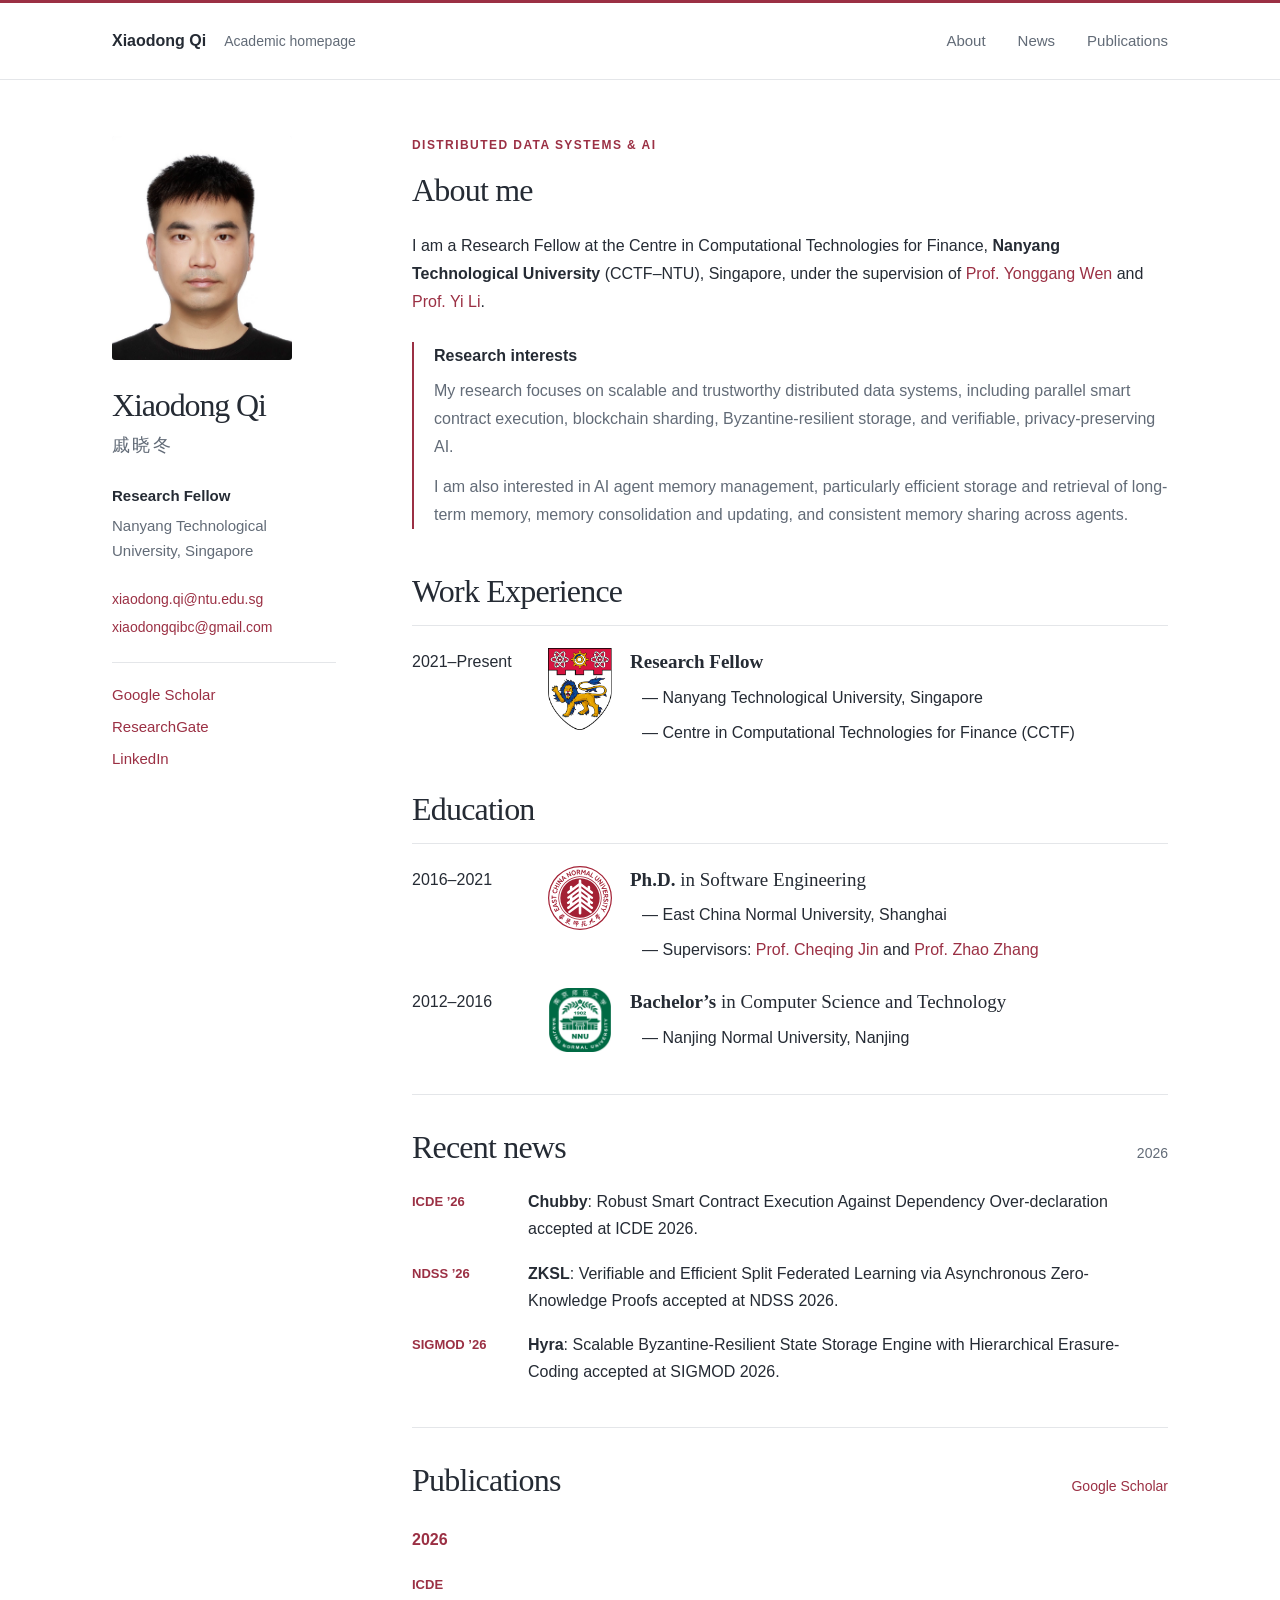
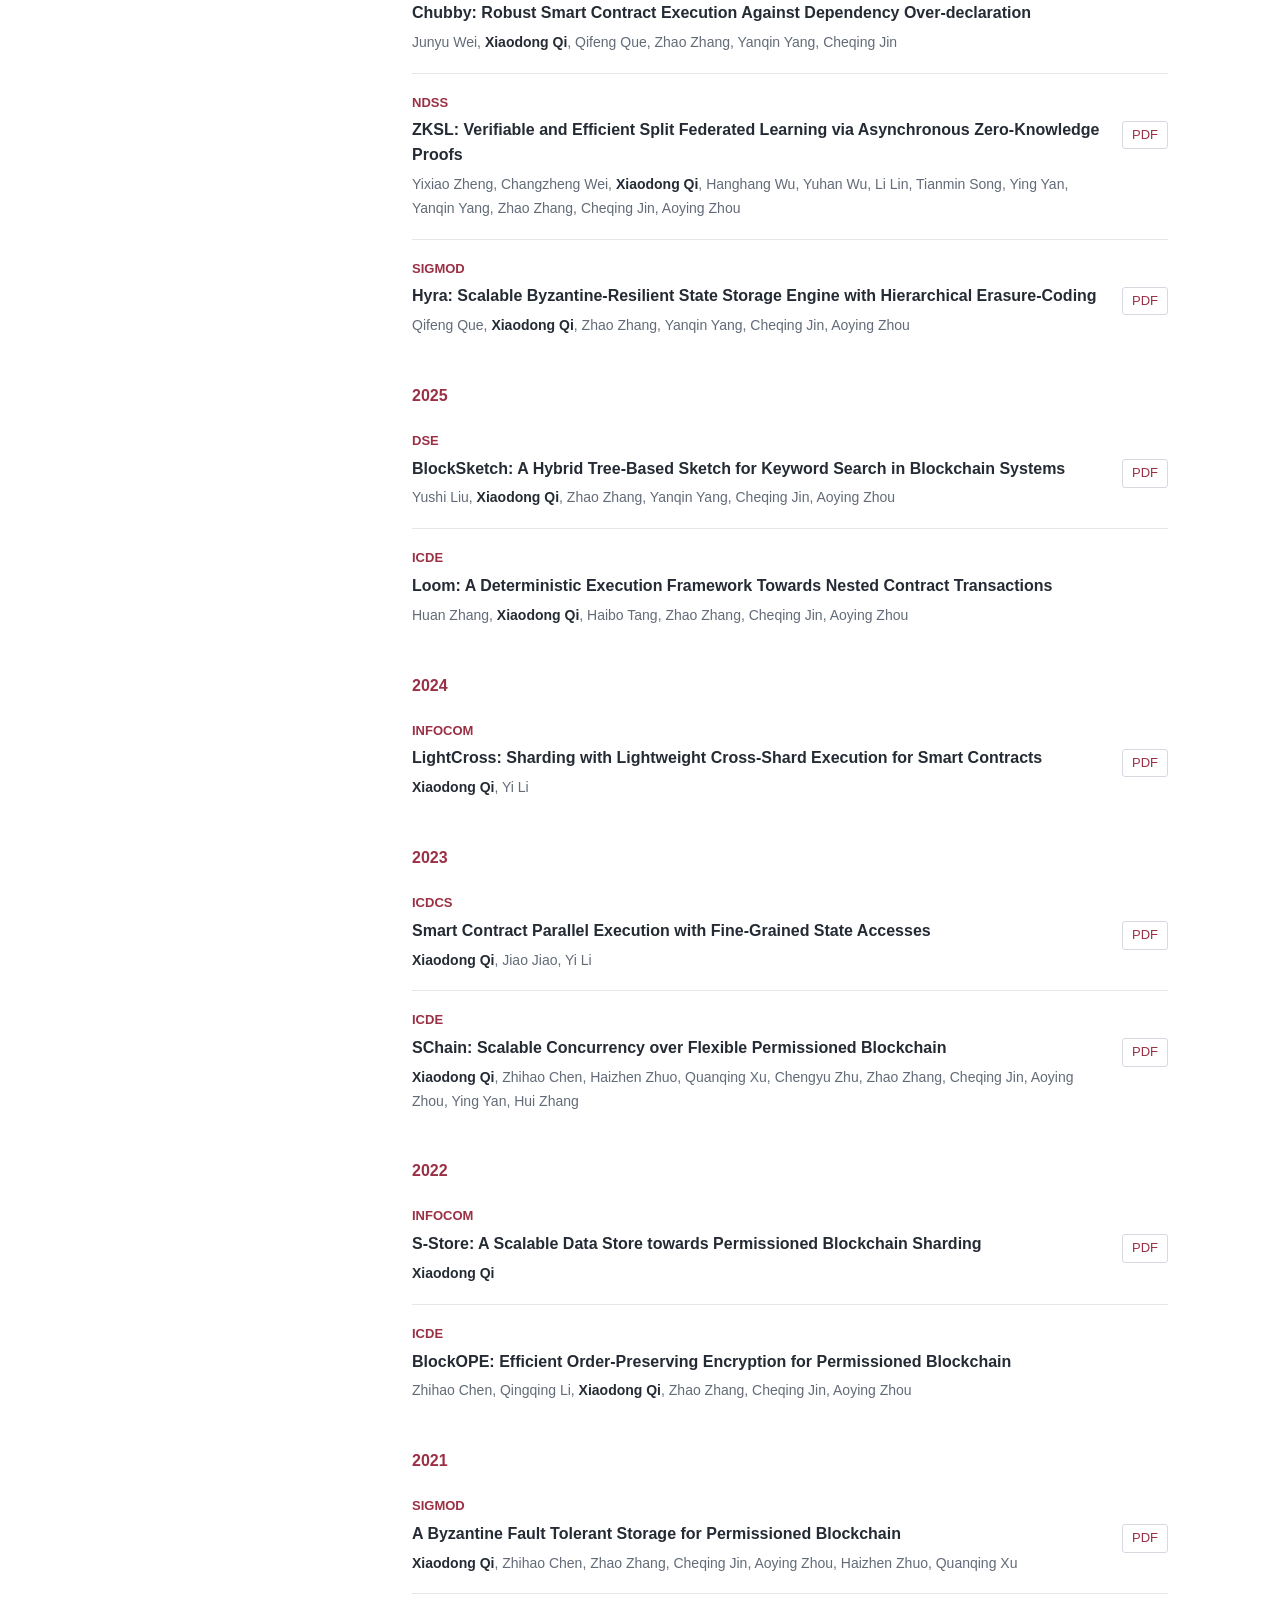
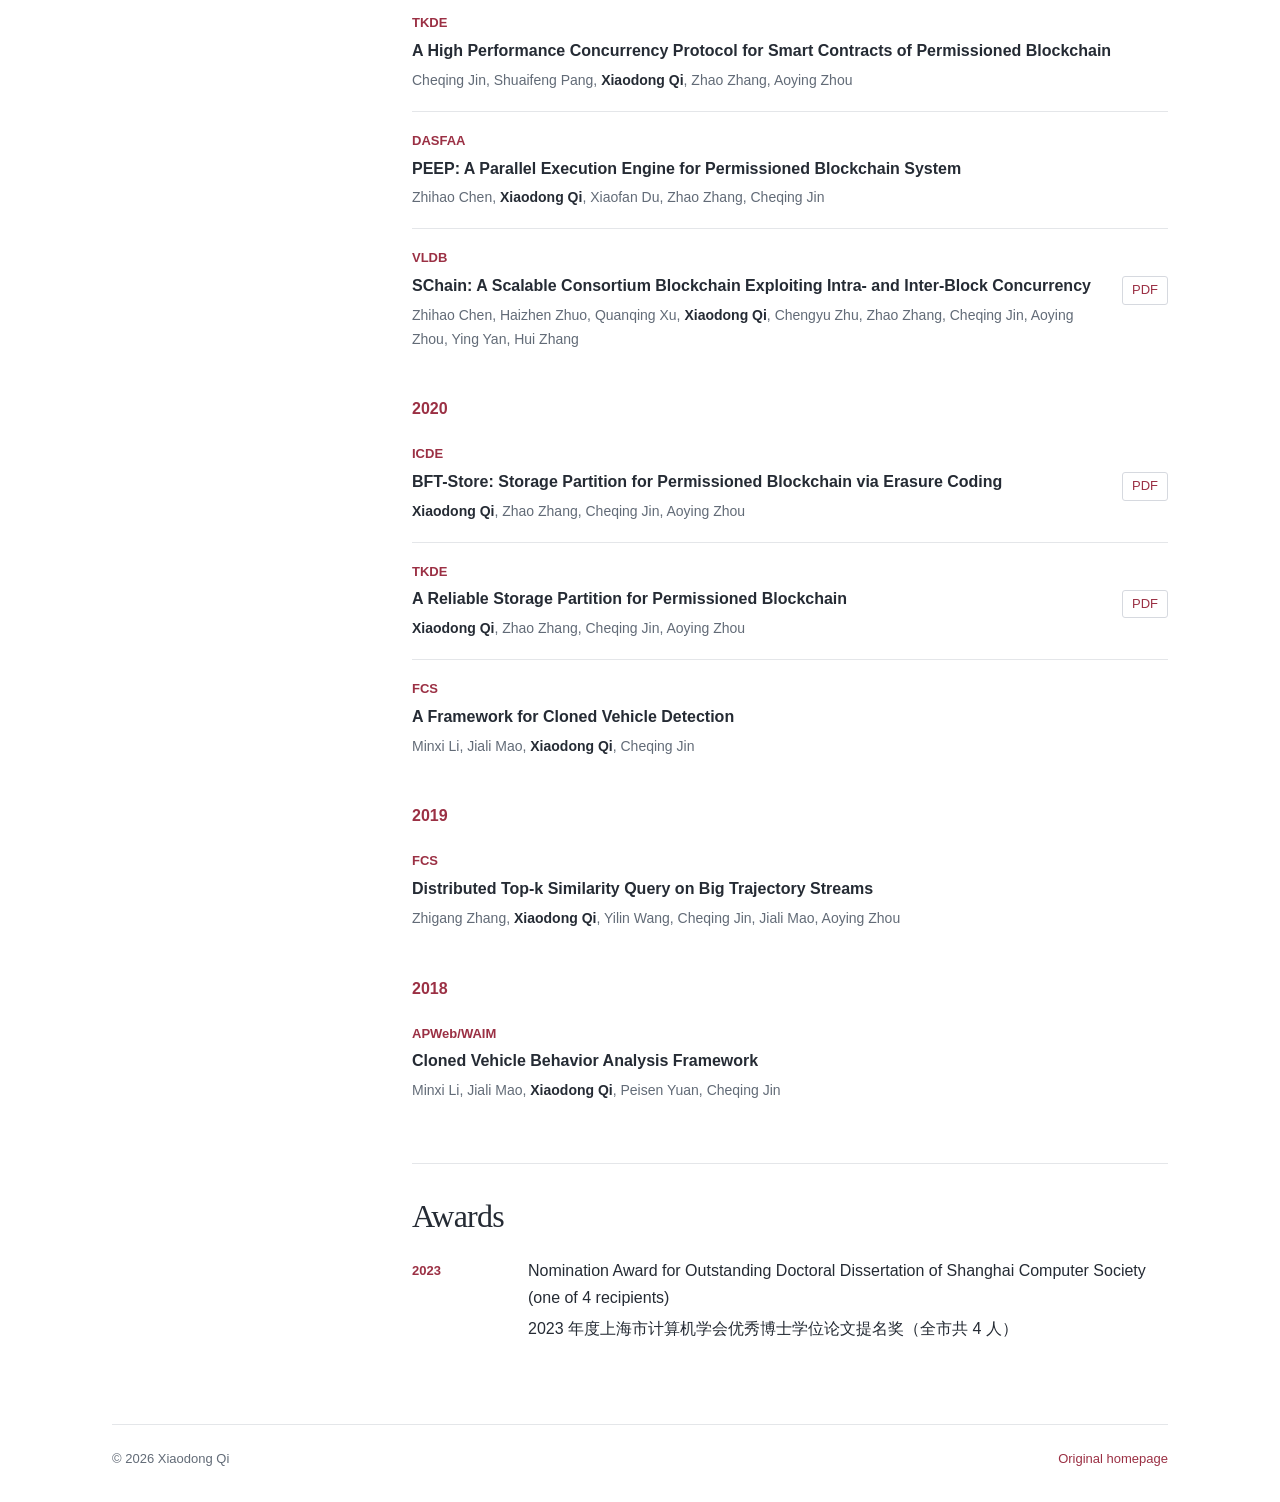
<file: index.html>
<!doctype html>
<html lang="en">
<head>
  <meta charset="utf-8">
  <meta name="viewport" content="width=device-width, initial-scale=1">
  <title>Xiaodong Qi · Distributed Data Systems &amp; AI</title>
  <meta name="description" content="Academic homepage of Xiaodong Qi, Research Fellow at Nanyang Technological University. Research interests include scalable blockchain systems, fault-tolerant storage, verifiable AI, and AI agent memory management.">
  <meta name="author" content="Xiaodong Qi">
  <meta name="keywords" content="Xiaodong Qi, blockchain systems, smart contract execution, blockchain storage, Byzantine fault tolerance, blockchain sharding, distributed data systems, verifiable AI, AI agent memory management">
  <meta name="application-name" content="Xiaodong Qi Academic Homepage">
  <meta property="og:type" content="website">
  <meta property="og:title" content="Xiaodong Qi · Distributed Data Systems &amp; AI">
  <meta property="og:description" content="Academic homepage of Xiaodong Qi, Research Fellow at Nanyang Technological University. Research interests include scalable blockchain systems, fault-tolerant storage, verifiable AI, and AI agent memory management.">
  <link rel="canonical" href="https://xiaodongqi1.github.io/xiaodongqi-homepage.github.io/">
  <meta property="og:url" content="https://xiaodongqi1.github.io/xiaodongqi-homepage.github.io/">
  <meta property="og:image" content="https://xiaodongqi1.github.io/xiaodongqi-homepage.github.io/og.png">
  <meta name="twitter:image" content="https://xiaodongqi1.github.io/xiaodongqi-homepage.github.io/og.png">
  <meta name="twitter:card" content="summary_large_image">
  <meta name="twitter:title" content="Xiaodong Qi · Distributed Data Systems &amp; AI">
  <meta name="twitter:description" content="Academic homepage of Xiaodong Qi, Research Fellow at Nanyang Technological University. Research interests include scalable blockchain systems, fault-tolerant storage, verifiable AI, and AI agent memory management.">
  <link rel="icon" href="./favicon.svg" type="image/svg+xml">
  <link rel="stylesheet" href="./base.css">
  <link rel="stylesheet" href="./styles.css">
</head>
<body>
<a class="skip-link" href="#main-content">Skip to content</a><header class="site-header"><div class="header-inner"><a class="header-name" href="./index.html">Xiaodong Qi<span>Academic homepage</span></a><nav aria-label="Primary navigation"><a href="#about">About</a><a href="#news">News</a><a href="#publications">Publications</a></nav></div>
</header>
<div class="site-frame"><aside class="profile-panel" aria-label="Profile and contact"><div class="profile-inner"><img class="portrait" src="./portrait.jpg" alt="Xiaodong Qi" width="784" height="1063"/><div class="profile-copy"><h1>Xiaodong Qi</h1>
<p class="chinese-name" lang="zh">戚晓冬</p>
<p class="role">Research Fellow</p>
<p class="affiliation">Nanyang Technological<br/>University, Singapore</p>
<div class="contact-links"><a href="mailto:xiaodong.qi@ntu.edu.sg">xiaodong.qi@ntu.edu.sg</a><a href="mailto:xiaodongqibc@gmail.com">xiaodongqibc@gmail.com</a></div>
<div class="social-list" aria-label="Academic profiles"><a href="https://scholar.google.com/citations?hl=en&amp;user=F_h1naEAAAAJ&amp;view_op=list_works" target="_blank" rel="noreferrer">Google Scholar</a><a href="https://www.researchgate.net/profile/Xiaodong-Qi-3" target="_blank" rel="noreferrer">ResearchGate</a><a href="https://www.linkedin.com/in/xiaodong-qi-a88562223/" target="_blank" rel="noreferrer">LinkedIn</a></div>
</div>
</div>
</aside>
<main id="main-content"><section class="about-section" id="about" aria-labelledby="about-heading"><p class="eyebrow">DISTRIBUTED DATA SYSTEMS &amp; AI</p>
<h2 id="about-heading">About me</h2>
<p>I am a Research Fellow at the Centre in Computational Technologies for Finance, <strong>Nanyang Technological University</strong> (CCTF–NTU), Singapore, under the supervision of <a href="https://personal.ntu.edu.sg/ygwen/" target="_blank" rel="noreferrer">Prof. Yonggang Wen</a> and <a href="https://personal.ntu.edu.sg/yi_li/" target="_blank" rel="noreferrer">Prof. Yi Li</a>.</p>
<div class="research-interests" aria-labelledby="research-heading"><h3 id="research-heading">Research interests</h3>
<p>My research focuses on scalable and trustworthy distributed data systems, including parallel smart contract execution, blockchain sharding, Byzantine-resilient storage, and verifiable, privacy-preserving AI.</p>
<p>I am also interested in AI agent memory management, particularly efficient storage and retrieval of long-term memory, memory consolidation and updating, and consistent memory sharing across agents.</p>
</div>
</section>
<section class="education-section" id="work-experience" aria-labelledby="work-experience-heading"><h2 id="work-experience-heading">Work Experience</h2>
<ol class="education-list"><li><p class="education-years">2021–Present</p>
<div class="institution-entry"><img class="institution-logo institution-logo-ntu" src="./logos/ntu.png" alt="Nanyang Technological University logo" width="64" height="82"/><div class="education-details"><h3><strong>Research Fellow</strong></h3>
<p><span aria-hidden="true">— </span>Nanyang Technological University, Singapore</p>
<p><span aria-hidden="true">— </span>Centre in Computational Technologies for Finance (CCTF)</p>
</div>
</div>
</li>
</ol>
</section>
<section class="education-section" id="education" aria-labelledby="education-heading"><h2 id="education-heading">Education</h2>
<ol class="education-list"><li><p class="education-years">2016–2021</p>
<div class="institution-entry"><img class="institution-logo" src="./logos/ecnu.svg" alt="East China Normal University logo" width="64" height="64"/><div class="education-details"><h3><strong>Ph.D.</strong> in Software Engineering</h3>
<p><span aria-hidden="true">— </span>East China Normal University, Shanghai</p>
<p><span aria-hidden="true">— </span>Supervisors: <a href="https://faculty.ecnu.edu.cn/_s37/jcq/main.psp" target="_blank" rel="noreferrer">Prof. Cheqing Jin</a> and <a href="https://faculty.ecnu.edu.cn/_s37/zz2/main.psp" target="_blank" rel="noreferrer">Prof. Zhao Zhang</a></p>
</div>
</div>
</li>
<li><p class="education-years">2012–2016</p>
<div class="institution-entry"><img class="institution-logo" src="./logos/njnu.png" alt="Nanjing Normal University logo" width="64" height="64"/><div class="education-details"><h3><strong>Bachelor’s</strong> in Computer Science and Technology</h3>
<p><span aria-hidden="true">— </span>Nanjing Normal University, Nanjing</p>
</div>
</div>
</li>
</ol>
</section>
<section class="news-section" id="news" aria-labelledby="news-heading"><div class="section-heading"><h2 id="news-heading">Recent news</h2>
<span>2026</span></div>
<ul class="news-list"><li><span class="news-venue">ICDE ’26</span><p><strong>Chubby</strong>: Robust Smart Contract Execution Against Dependency Over-declaration accepted at ICDE 2026.</p>
</li>
<li><span class="news-venue">NDSS ’26</span><p><strong>ZKSL</strong>: Verifiable and Efficient Split Federated Learning via Asynchronous Zero-Knowledge Proofs accepted at NDSS 2026.</p>
</li>
<li><span class="news-venue">SIGMOD ’26</span><p><strong>Hyra</strong>: Scalable Byzantine-Resilient State Storage Engine with Hierarchical Erasure-Coding accepted at SIGMOD 2026.</p>
</li>
</ul>
</section>
<section class="publications-section" id="publications" aria-labelledby="publications-heading"><div class="section-heading"><h2 id="publications-heading">Publications</h2>
<a href="https://scholar.google.com/citations?hl=en&amp;user=F_h1naEAAAAJ&amp;view_op=list_works" target="_blank" rel="noreferrer">Google Scholar</a></div>
<div class="year-groups"><section aria-labelledby="year-2026"><h3 id="year-2026" class="year-label">2026</h3>
<ol class="publication-list"><li><span class="publication-index">01</span><div class="publication-copy"><div class="publication-meta"><span>ICDE</span><span>2026</span></div>
<h3>Chubby: Robust Smart Contract Execution Against Dependency Over-declaration</h3>
<p>Junyu Wei, <strong>Xiaodong Qi</strong>, Qifeng Que, Zhao Zhang, Yanqin Yang, Cheqing Jin</p>
</div>
</li>
<li><span class="publication-index">02</span><div class="publication-copy"><div class="publication-meta"><span>NDSS</span><span>2026</span></div>
<h3>ZKSL: Verifiable and Efficient Split Federated Learning via Asynchronous Zero-Knowledge Proofs</h3>
<p>Yixiao Zheng, Changzheng Wei, <strong>Xiaodong Qi</strong>, Hanghang Wu, Yuhan Wu, Li Lin, Tianmin Song, Ying Yan, Yanqin Yang, Zhao Zhang, Cheqing Jin, Aoying Zhou</p>
</div>
<a class="pdf-link" href="https://www.ndss-symposium.org/wp-content/uploads/2026-f2008-paper.pdf" target="_blank" rel="noreferrer" aria-label="Open PDF for ZKSL: Verifiable and Efficient Split Federated Learning via Asynchronous Zero-Knowledge Proofs">PDF</a></li>
<li><span class="publication-index">03</span><div class="publication-copy"><div class="publication-meta"><span>SIGMOD</span><span>2026</span></div>
<h3>Hyra: Scalable Byzantine-Resilient State Storage Engine with Hierarchical Erasure-Coding</h3>
<p>Qifeng Que, <strong>Xiaodong Qi</strong>, Zhao Zhang, Yanqin Yang, Cheqing Jin, Aoying Zhou</p>
</div>
<a class="pdf-link" href="https://upenn.ferric.systems/dbscholar/sigmod_papers/2026/article_044_3786658.pdf" target="_blank" rel="noreferrer" aria-label="Open PDF for Hyra: Scalable Byzantine-Resilient State Storage Engine with Hierarchical Erasure-Coding">PDF</a></li>
</ol>
</section>
<section aria-labelledby="year-2025"><h3 id="year-2025" class="year-label">2025</h3>
<ol class="publication-list"><li><span class="publication-index">01</span><div class="publication-copy"><div class="publication-meta"><span>DSE</span><span>2025</span></div>
<h3>BlockSketch: A Hybrid Tree-Based Sketch for Keyword Search in Blockchain Systems</h3>
<p>Yushi Liu, <strong>Xiaodong Qi</strong>, Zhao Zhang, Yanqin Yang, Cheqing Jin, Aoying Zhou</p>
</div>
<a class="pdf-link" href="https://link.springer.com/content/pdf/10.1007/s41019-025-00326-6.pdf" target="_blank" rel="noreferrer" aria-label="Open PDF for BlockSketch: A Hybrid Tree-Based Sketch for Keyword Search in Blockchain Systems">PDF</a></li>
<li><span class="publication-index">02</span><div class="publication-copy"><div class="publication-meta"><span>ICDE</span><span>2025</span></div>
<h3>Loom: A Deterministic Execution Framework Towards Nested Contract Transactions</h3>
<p>Huan Zhang, <strong>Xiaodong Qi</strong>, Haibo Tang, Zhao Zhang, Cheqing Jin, Aoying Zhou</p>
</div>
</li>
</ol>
</section>
<section aria-labelledby="year-2024"><h3 id="year-2024" class="year-label">2024</h3>
<ol class="publication-list"><li><span class="publication-index">01</span><div class="publication-copy"><div class="publication-meta"><span>INFOCOM</span><span>2024</span></div>
<h3>LightCross: Sharding with Lightweight Cross-Shard Execution for Smart Contracts</h3>
<p><strong>Xiaodong Qi</strong>, Yi Li</p>
</div>
<a class="pdf-link" href="https://personal.ntu.edu.sg/yi_li/files/Qi2024LSL.pdf" target="_blank" rel="noreferrer" aria-label="Open PDF for LightCross: Sharding with Lightweight Cross-Shard Execution for Smart Contracts">PDF</a></li>
</ol>
</section>
<section aria-labelledby="year-2023"><h3 id="year-2023" class="year-label">2023</h3>
<ol class="publication-list"><li><span class="publication-index">01</span><div class="publication-copy"><div class="publication-meta"><span>ICDCS</span><span>2023</span></div>
<h3>Smart Contract Parallel Execution with Fine-Grained State Accesses</h3>
<p><strong>Xiaodong Qi</strong>, Jiao Jiao, Yi Li</p>
</div>
<a class="pdf-link" href="https://personal.ntu.edu.sg/yi_li/files/Qi2023SCP.pdf" target="_blank" rel="noreferrer" aria-label="Open PDF for Smart Contract Parallel Execution with Fine-Grained State Accesses">PDF</a></li>
<li><span class="publication-index">02</span><div class="publication-copy"><div class="publication-meta"><span>ICDE</span><span>2023</span></div>
<h3>SChain: Scalable Concurrency over Flexible Permissioned Blockchain</h3>
<p><strong>Xiaodong Qi</strong>, Zhihao Chen, Haizhen Zhuo, Quanqing Xu, Chengyu Zhu, Zhao Zhang, Cheqing Jin, Aoying Zhou, Ying Yan, Hui Zhang</p>
</div>
<a class="pdf-link" href="./papers/SChain_ICDE.pdf" target="_blank" rel="noreferrer" aria-label="Open PDF for SChain: Scalable Concurrency over Flexible Permissioned Blockchain">PDF</a></li>
</ol>
</section>
<section aria-labelledby="year-2022"><h3 id="year-2022" class="year-label">2022</h3>
<ol class="publication-list"><li><span class="publication-index">01</span><div class="publication-copy"><div class="publication-meta"><span>INFOCOM</span><span>2022</span></div>
<h3>S-Store: A Scalable Data Store towards Permissioned Blockchain Sharding</h3>
<p><strong>Xiaodong Qi</strong></p>
</div>
<a class="pdf-link" href="./papers/S-Store_INFOCOM.pdf" target="_blank" rel="noreferrer" aria-label="Open PDF for S-Store: A Scalable Data Store towards Permissioned Blockchain Sharding">PDF</a></li>
<li><span class="publication-index">02</span><div class="publication-copy"><div class="publication-meta"><span>ICDE</span><span>2022</span></div>
<h3>BlockOPE: Efficient Order-Preserving Encryption for Permissioned Blockchain</h3>
<p>Zhihao Chen, Qingqing Li, <strong>Xiaodong Qi</strong>, Zhao Zhang, Cheqing Jin, Aoying Zhou</p>
</div>
</li>
</ol>
</section>
<section aria-labelledby="year-2021"><h3 id="year-2021" class="year-label">2021</h3>
<ol class="publication-list"><li><span class="publication-index">01</span><div class="publication-copy"><div class="publication-meta"><span>SIGMOD</span><span>2021</span></div>
<h3>A Byzantine Fault Tolerant Storage for Permissioned Blockchain</h3>
<p><strong>Xiaodong Qi</strong>, Zhihao Chen, Zhao Zhang, Cheqing Jin, Aoying Zhou, Haizhen Zhuo, Quanqing Xu</p>
</div>
<a class="pdf-link" href="./papers/BFT-Store_SIGMOD2021.pdf" target="_blank" rel="noreferrer" aria-label="Open PDF for A Byzantine Fault Tolerant Storage for Permissioned Blockchain">PDF</a></li>
<li><span class="publication-index">02</span><div class="publication-copy"><div class="publication-meta"><span>TKDE</span><span>2021</span></div>
<h3>A High Performance Concurrency Protocol for Smart Contracts of Permissioned Blockchain</h3>
<p>Cheqing Jin, Shuaifeng Pang, <strong>Xiaodong Qi</strong>, Zhao Zhang, Aoying Zhou</p>
</div>
</li>
<li><span class="publication-index">03</span><div class="publication-copy"><div class="publication-meta"><span>DASFAA</span><span>2021</span></div>
<h3>PEEP: A Parallel Execution Engine for Permissioned Blockchain System</h3>
<p>Zhihao Chen, <strong>Xiaodong Qi</strong>, Xiaofan Du, Zhao Zhang, Cheqing Jin</p>
</div>
</li>
<li><span class="publication-index">04</span><div class="publication-copy"><div class="publication-meta"><span>VLDB</span><span>2021</span></div>
<h3>SChain: A Scalable Consortium Blockchain Exploiting Intra- and Inter-Block Concurrency</h3>
<p>Zhihao Chen, Haizhen Zhuo, Quanqing Xu, <strong>Xiaodong Qi</strong>, Chengyu Zhu, Zhao Zhang, Cheqing Jin, Aoying Zhou, Ying Yan, Hui Zhang</p>
</div>
<a class="pdf-link" href="https://vldb.org/pvldb/vol14/p2799-chen.pdf" target="_blank" rel="noreferrer" aria-label="Open PDF for SChain: A Scalable Consortium Blockchain Exploiting Intra- and Inter-Block Concurrency">PDF</a></li>
</ol>
</section>
<section aria-labelledby="year-2020"><h3 id="year-2020" class="year-label">2020</h3>
<ol class="publication-list"><li><span class="publication-index">01</span><div class="publication-copy"><div class="publication-meta"><span>ICDE</span><span>2020</span></div>
<h3>BFT-Store: Storage Partition for Permissioned Blockchain via Erasure Coding</h3>
<p><strong>Xiaodong Qi</strong>, Zhao Zhang, Cheqing Jin, Aoying Zhou</p>
</div>
<a class="pdf-link" href="https://conferences.computer.org/icde/2020/pdfs/ICDE2020-5acyuqhpJ6L9P042wmjY1p/290300b926/290300b926.pdf" target="_blank" rel="noreferrer" aria-label="Open PDF for BFT-Store: Storage Partition for Permissioned Blockchain via Erasure Coding">PDF</a></li>
<li><span class="publication-index">02</span><div class="publication-copy"><div class="publication-meta"><span>TKDE</span><span>2020</span></div>
<h3>A Reliable Storage Partition for Permissioned Blockchain</h3>
<p><strong>Xiaodong Qi</strong>, Zhao Zhang, Cheqing Jin, Aoying Zhou</p>
</div>
<a class="pdf-link" href="./papers/TKDE_BFT_Store.pdf" target="_blank" rel="noreferrer" aria-label="Open PDF for A Reliable Storage Partition for Permissioned Blockchain">PDF</a></li>
<li><span class="publication-index">03</span><div class="publication-copy"><div class="publication-meta"><span>FCS</span><span>2020</span></div>
<h3>A Framework for Cloned Vehicle Detection</h3>
<p>Minxi Li, Jiali Mao, <strong>Xiaodong Qi</strong>, Cheqing Jin</p>
</div>
</li>
</ol>
</section>
<section aria-labelledby="year-2019"><h3 id="year-2019" class="year-label">2019</h3>
<ol class="publication-list"><li><span class="publication-index">01</span><div class="publication-copy"><div class="publication-meta"><span>FCS</span><span>2019</span></div>
<h3>Distributed Top-k Similarity Query on Big Trajectory Streams</h3>
<p>Zhigang Zhang, <strong>Xiaodong Qi</strong>, Yilin Wang, Cheqing Jin, Jiali Mao, Aoying Zhou</p>
</div>
</li>
</ol>
</section>
<section aria-labelledby="year-2018"><h3 id="year-2018" class="year-label">2018</h3>
<ol class="publication-list"><li><span class="publication-index">01</span><div class="publication-copy"><div class="publication-meta"><span>APWeb/WAIM</span><span>2018</span></div>
<h3>Cloned Vehicle Behavior Analysis Framework</h3>
<p>Minxi Li, Jiali Mao, <strong>Xiaodong Qi</strong>, Peisen Yuan, Cheqing Jin</p>
</div>
</li>
</ol>
</section>
</div>
</section>
<section class="news-section awards-section" id="awards" aria-labelledby="awards-heading"><div class="section-heading"><h2 id="awards-heading">Awards</h2>
</div>
<ul class="news-list"><li><span class="news-venue">2023</span><div class="award-copy"><p>Nomination Award for Outstanding Doctoral Dissertation of Shanghai Computer Society (one of 4 recipients)</p>
<p lang="zh-CN">2023 年度上海市计算机学会优秀博士学位论文提名奖（全市共 4 人）</p>
</div>
</li>
</ul>
</section>
</main>
</div>
<footer class="site-footer"><span>© 2026 Xiaodong Qi</span><a href="https://sites.google.com/view/xiaodongs-homepage/" target="_blank" rel="noreferrer">Original homepage</a></footer>

</body>
</html>
</file>
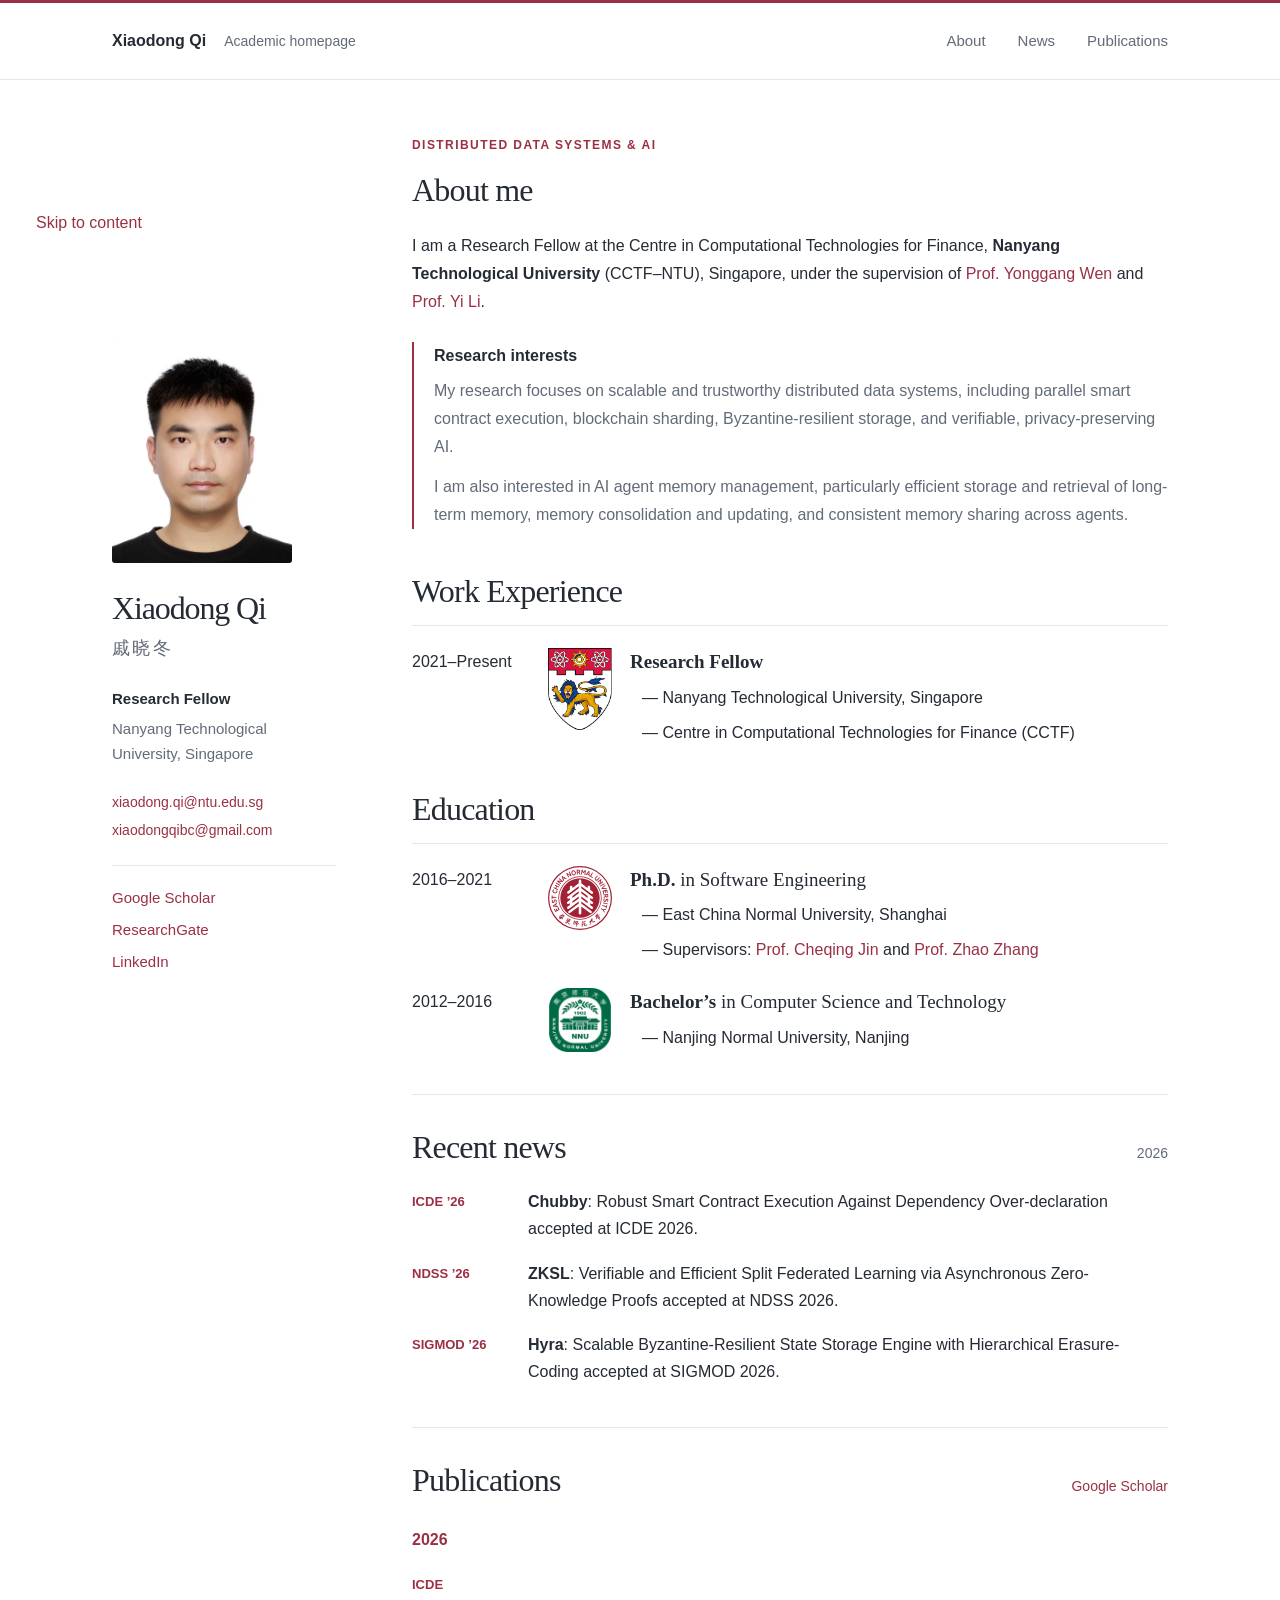
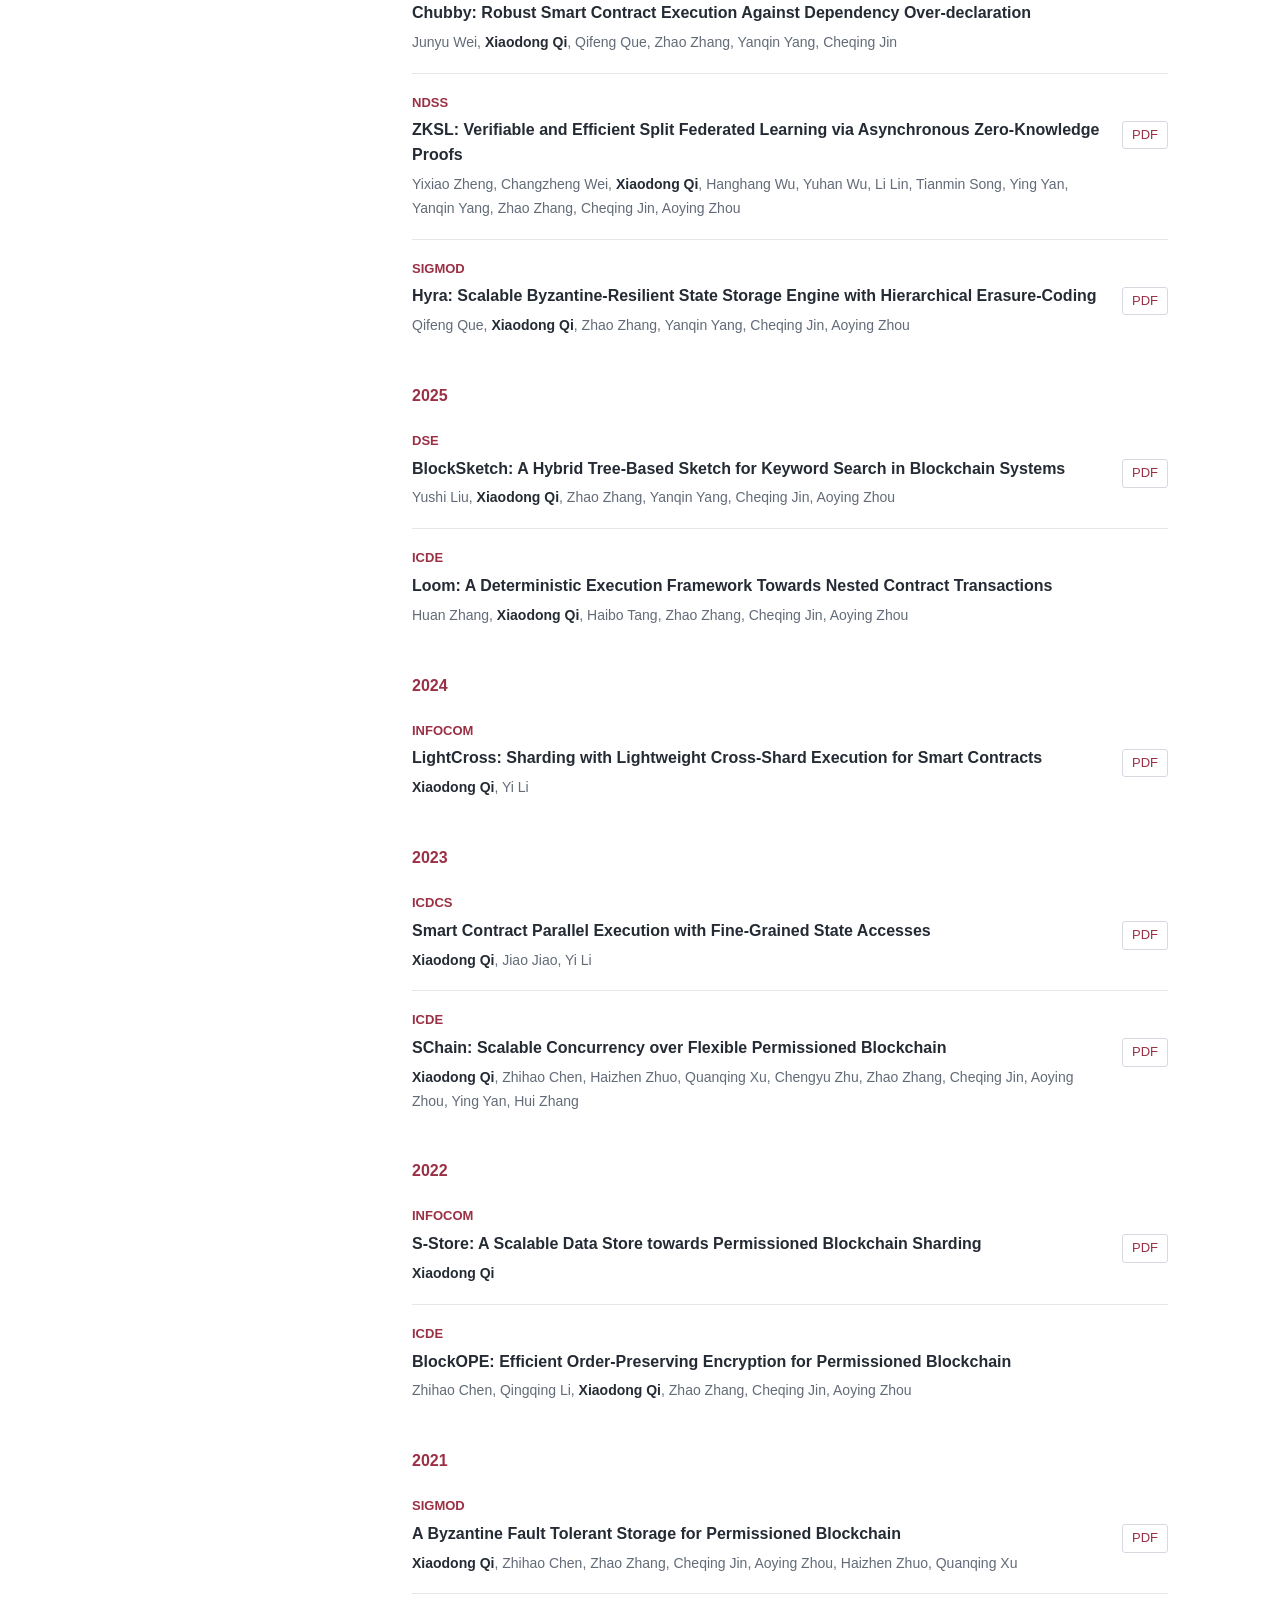
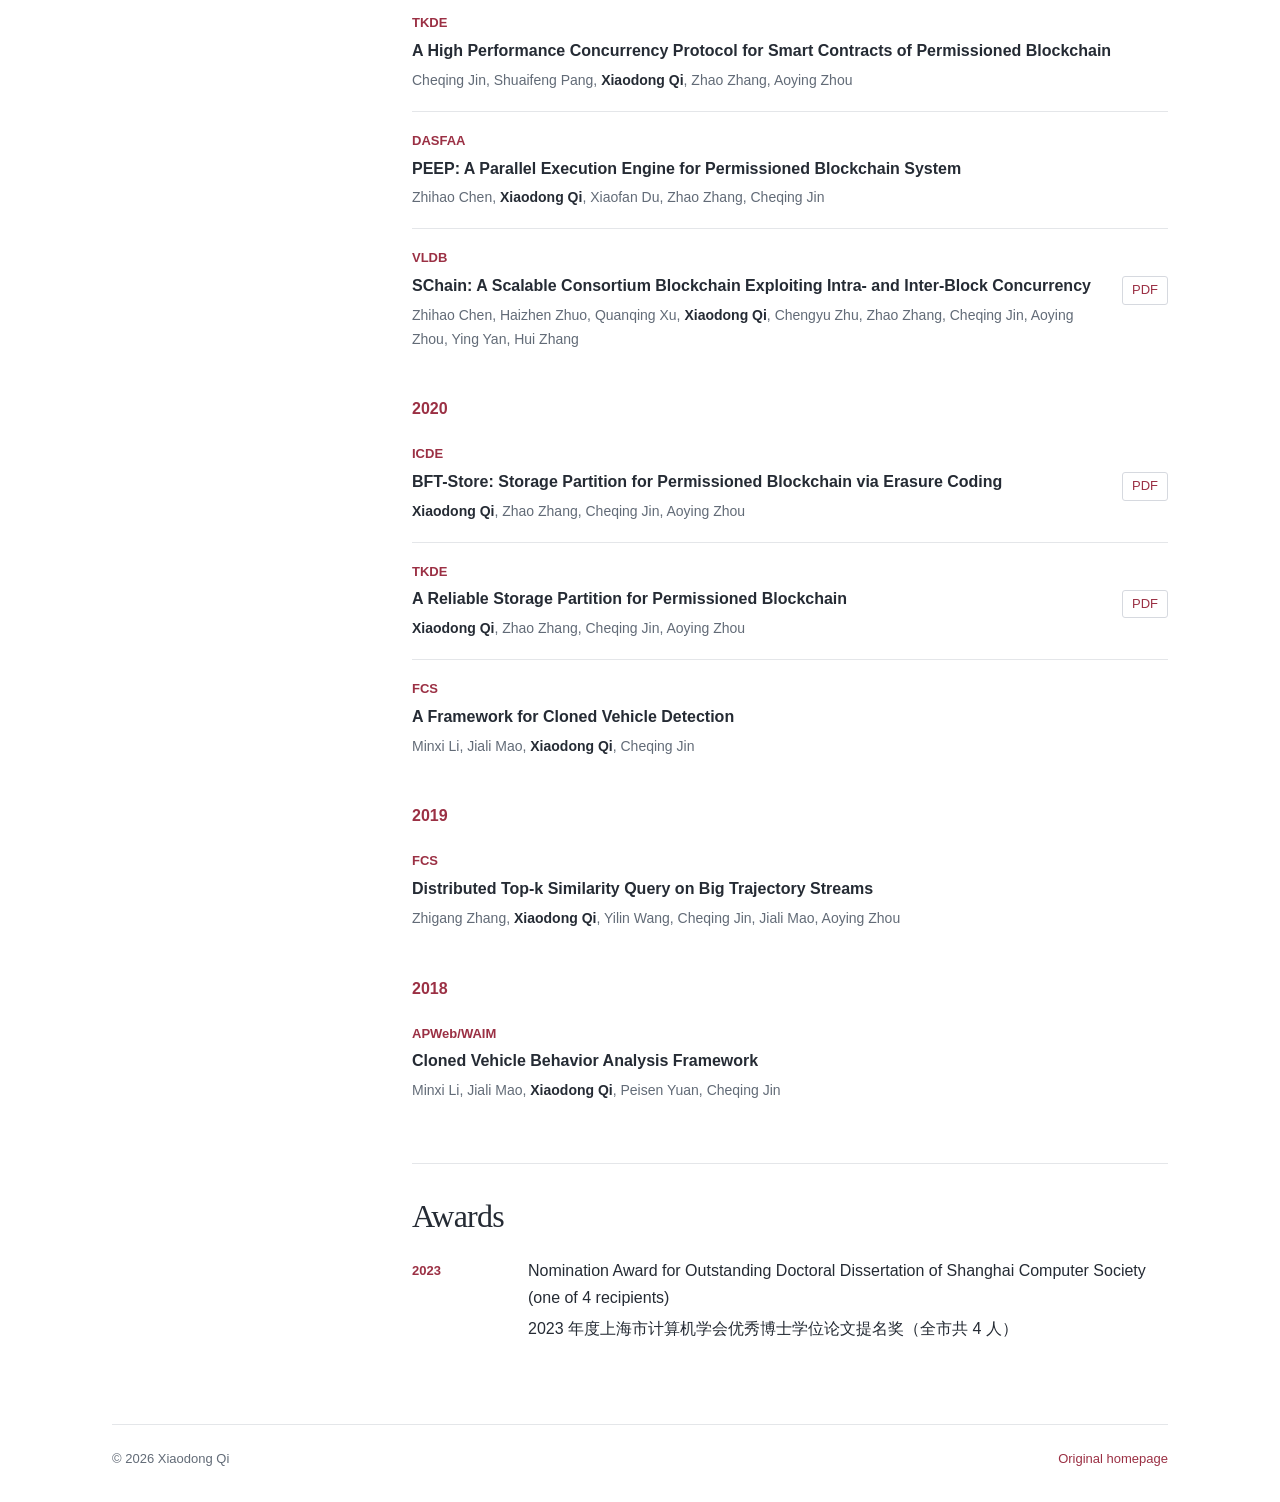
<file: activities/index.html>
<!doctype html>
<html lang="en"><head><meta charset="utf-8"><meta name="viewport" content="width=device-width, initial-scale=1"><meta http-equiv="refresh" content="0; url=../#news"><title>Xiaodong Qi</title></head><body><p><a href="../#news">Continue to Xiaodong Qi’s homepage</a></p></body></html>
</file>
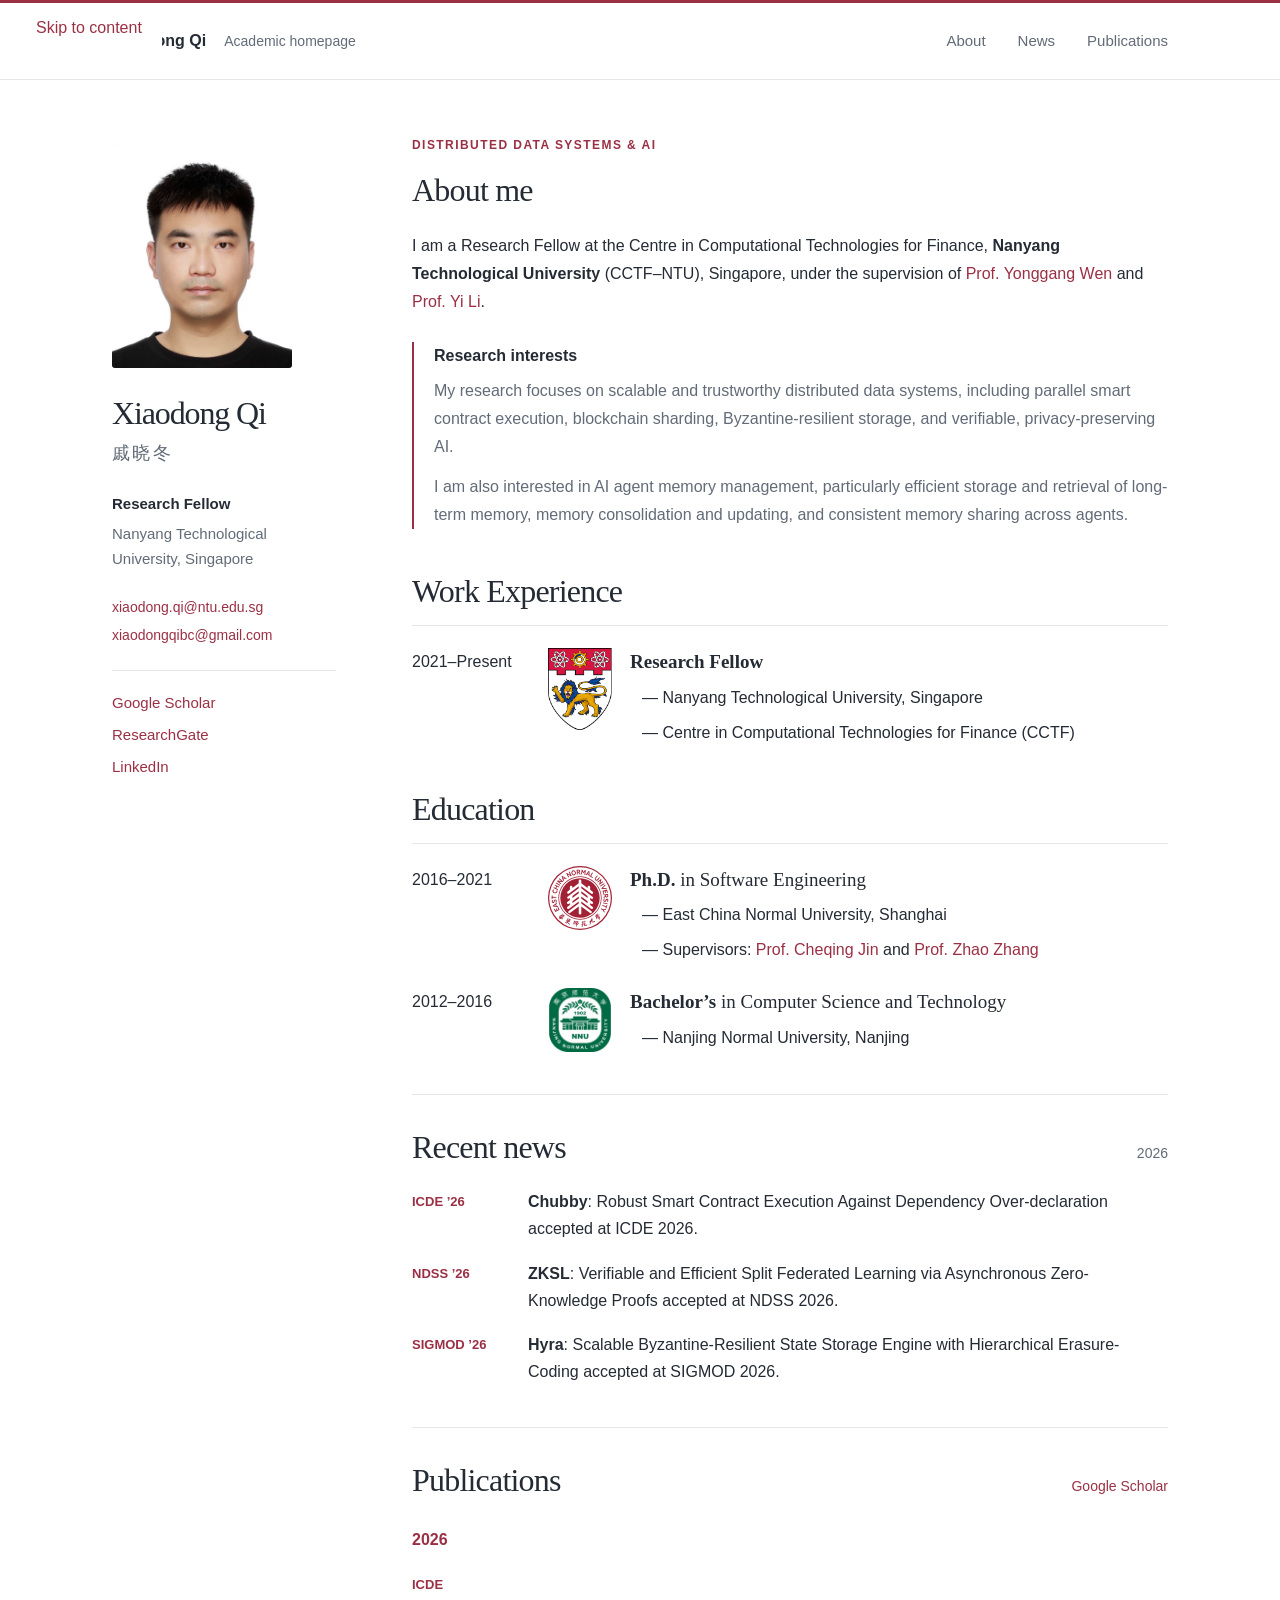
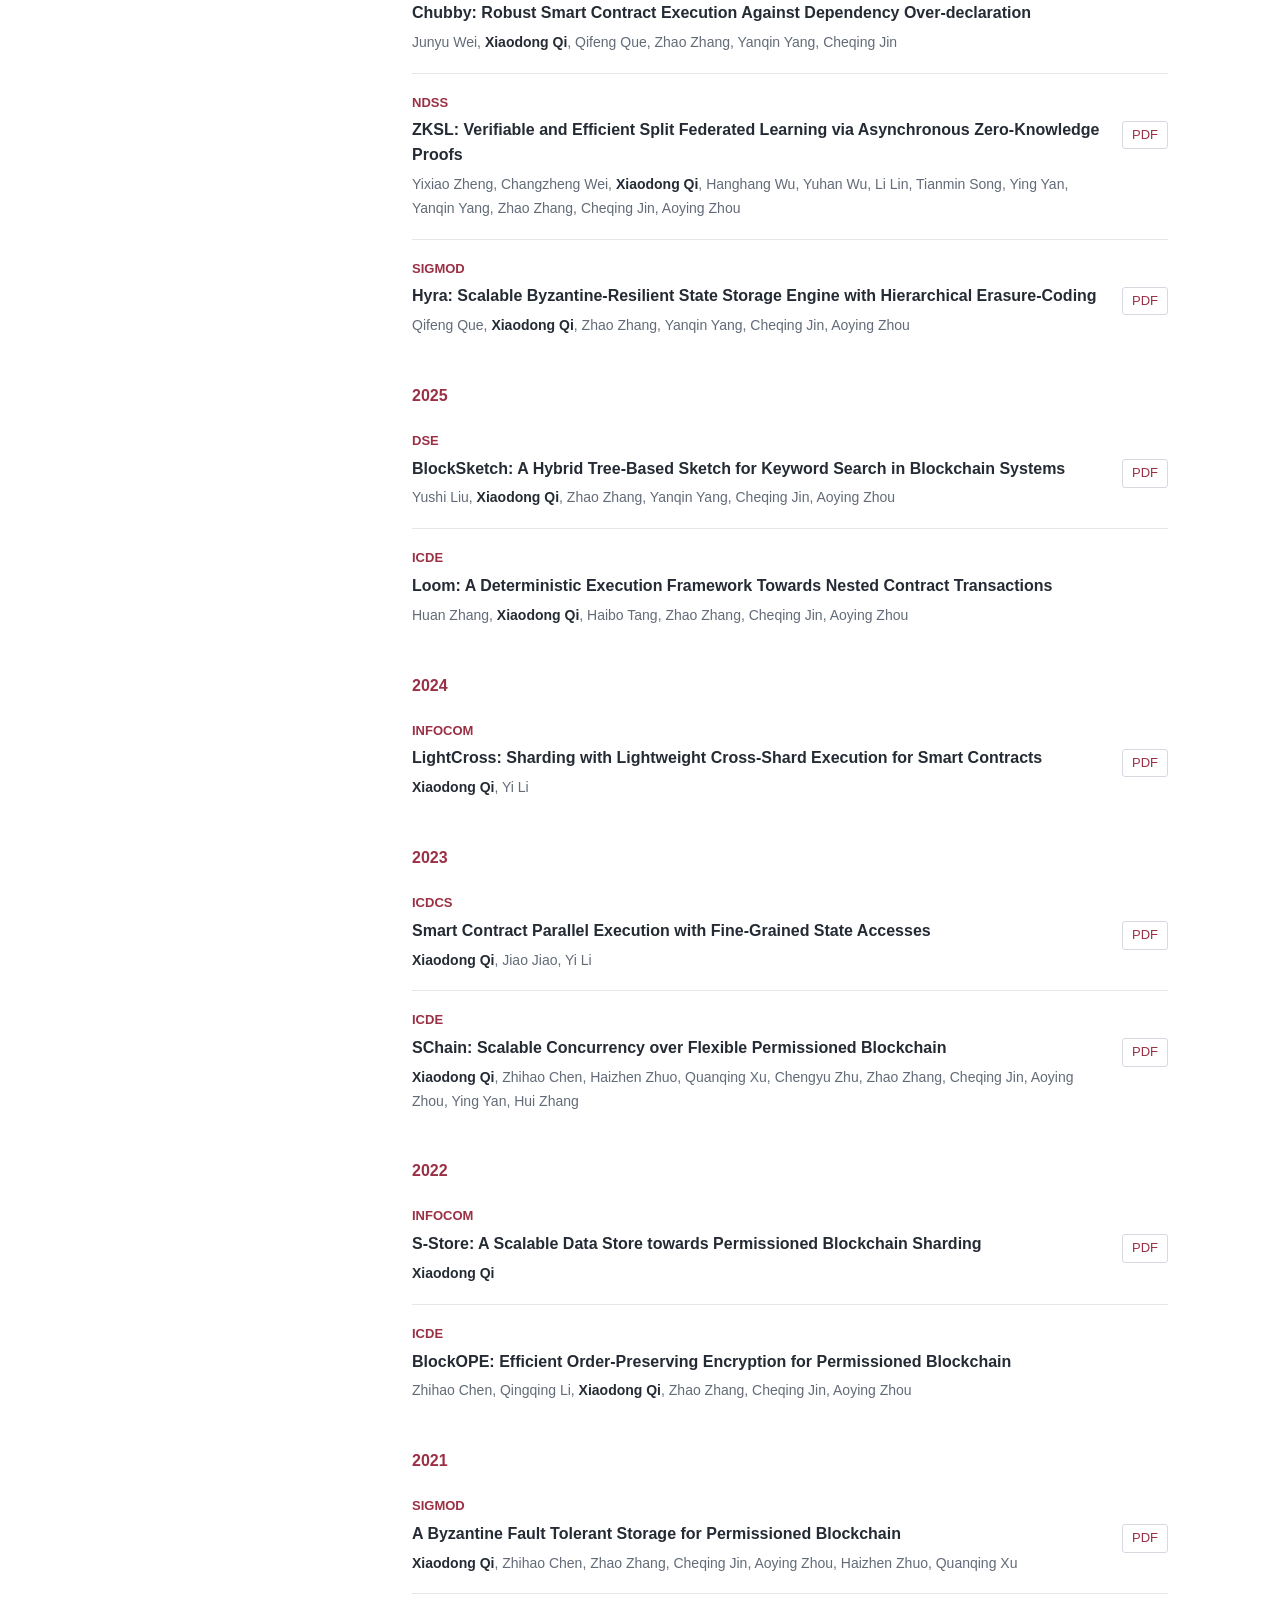
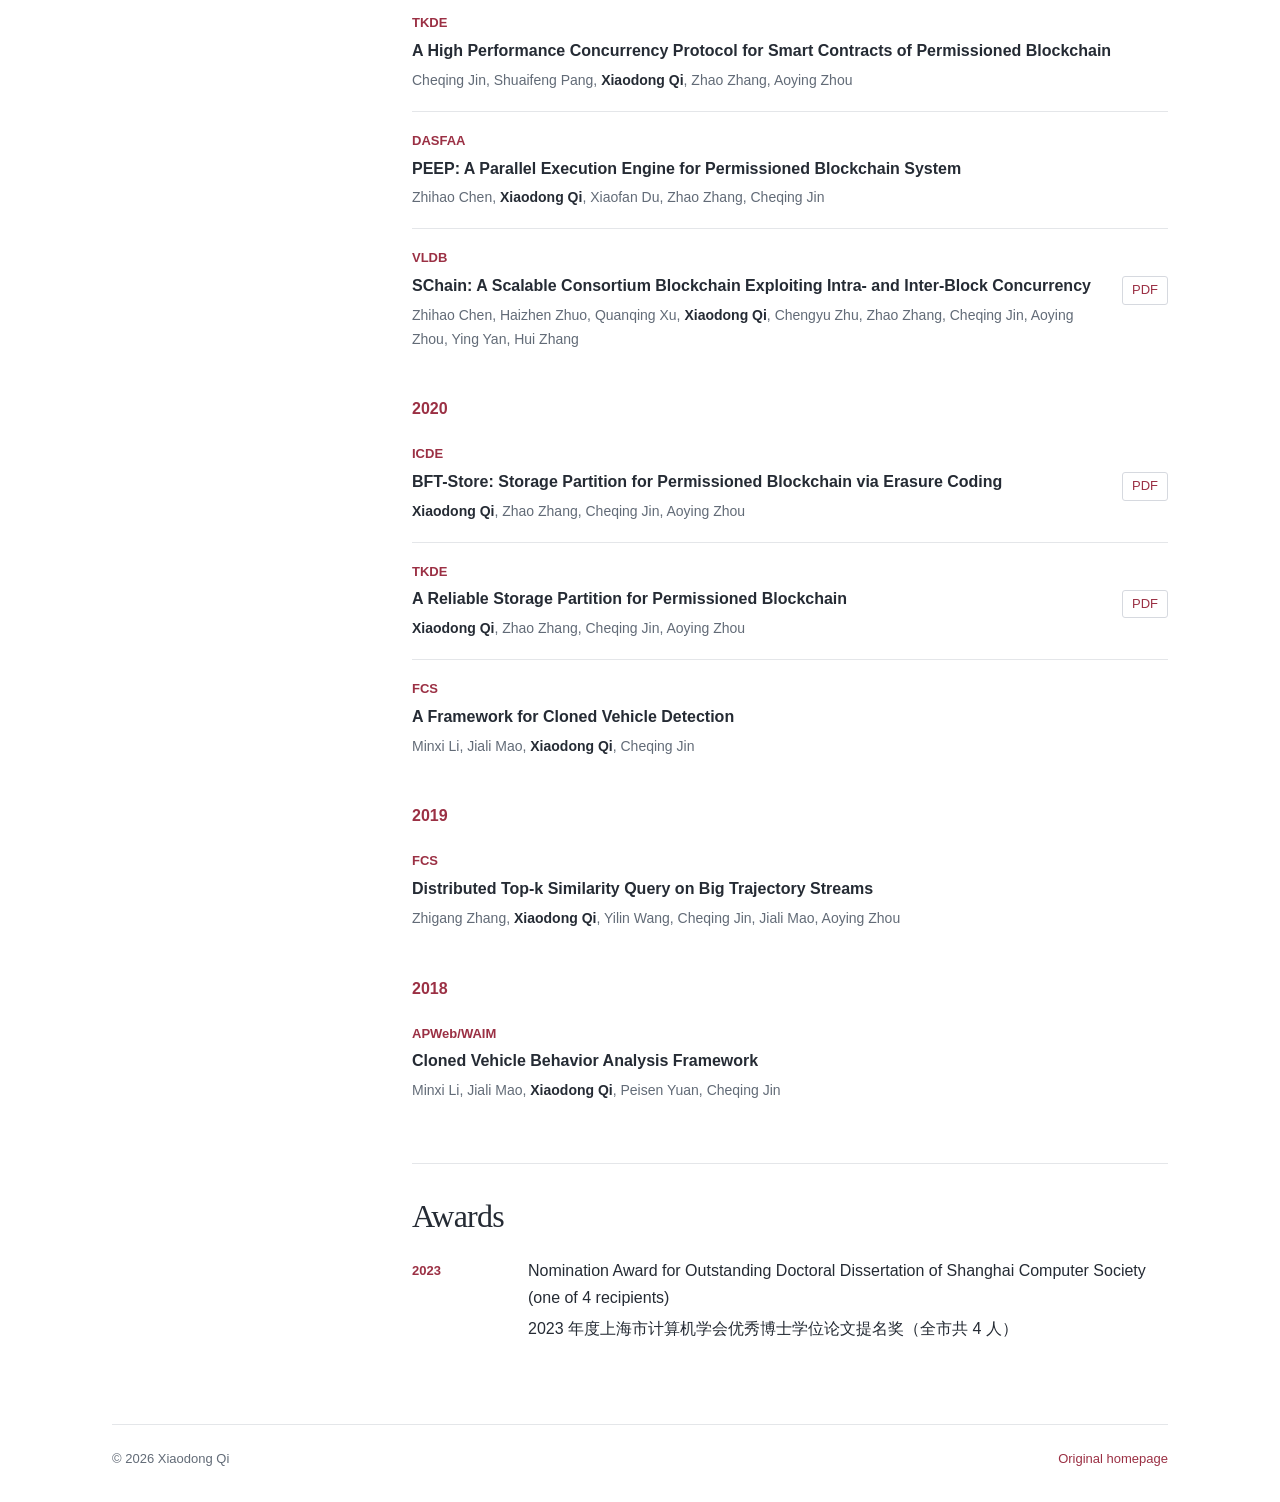
<file: experience/index.html>
<!doctype html>
<html lang="en"><head><meta charset="utf-8"><meta name="viewport" content="width=device-width, initial-scale=1"><meta http-equiv="refresh" content="0; url=../#about"><title>Xiaodong Qi</title></head><body><p><a href="../#about">Continue to Xiaodong Qi’s homepage</a></p></body></html>
</file>
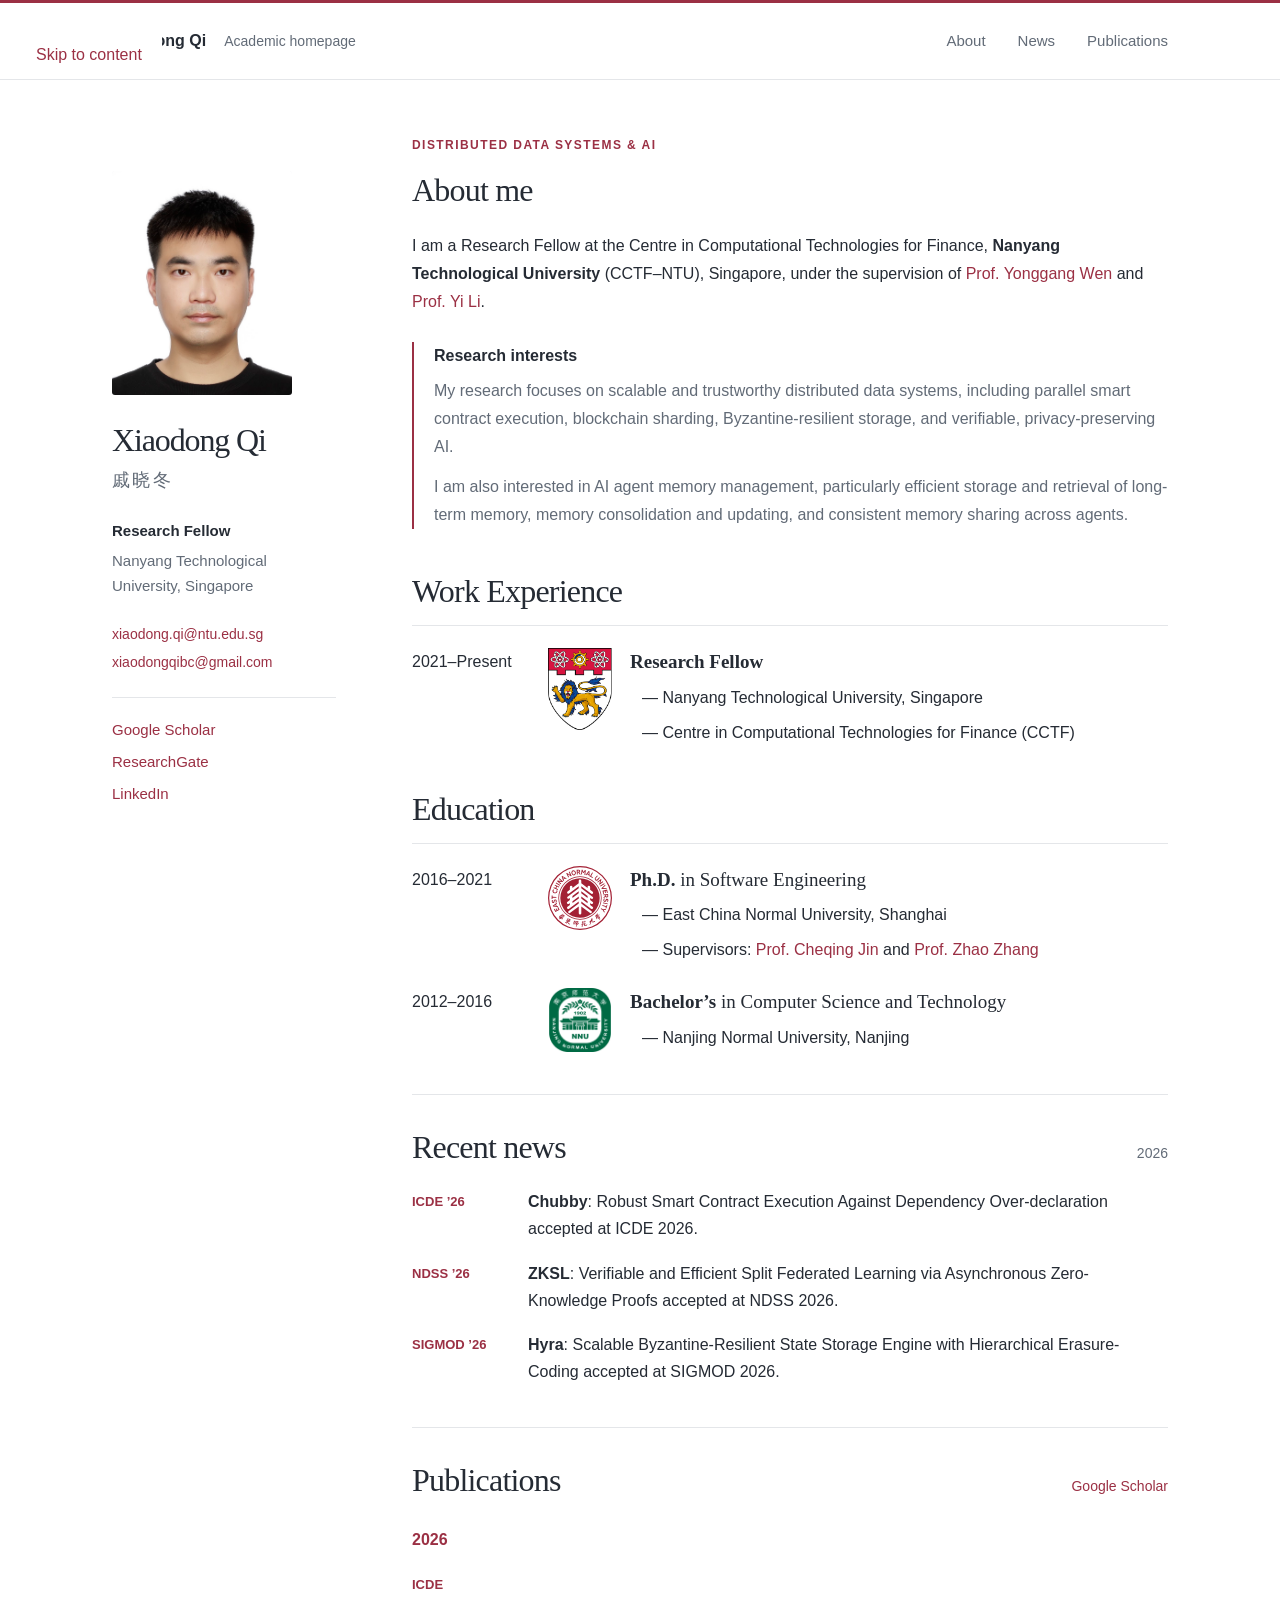
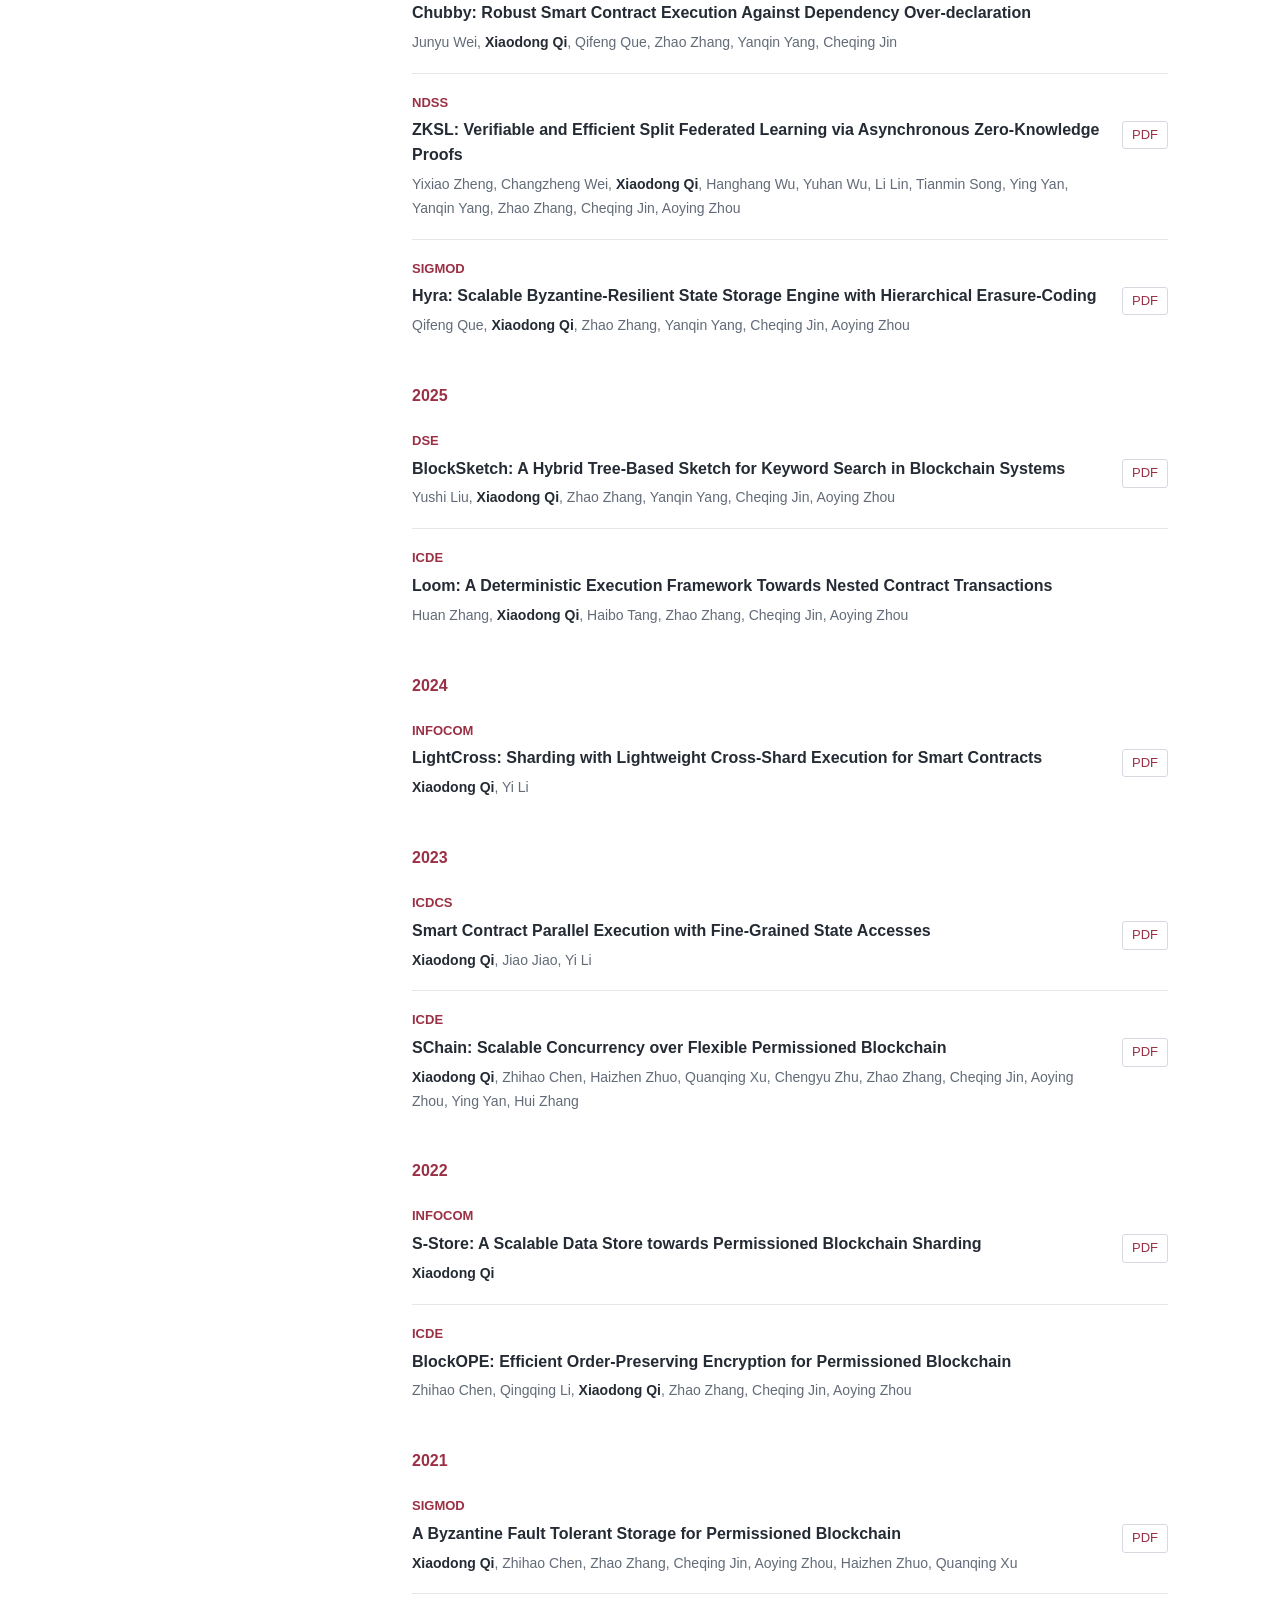
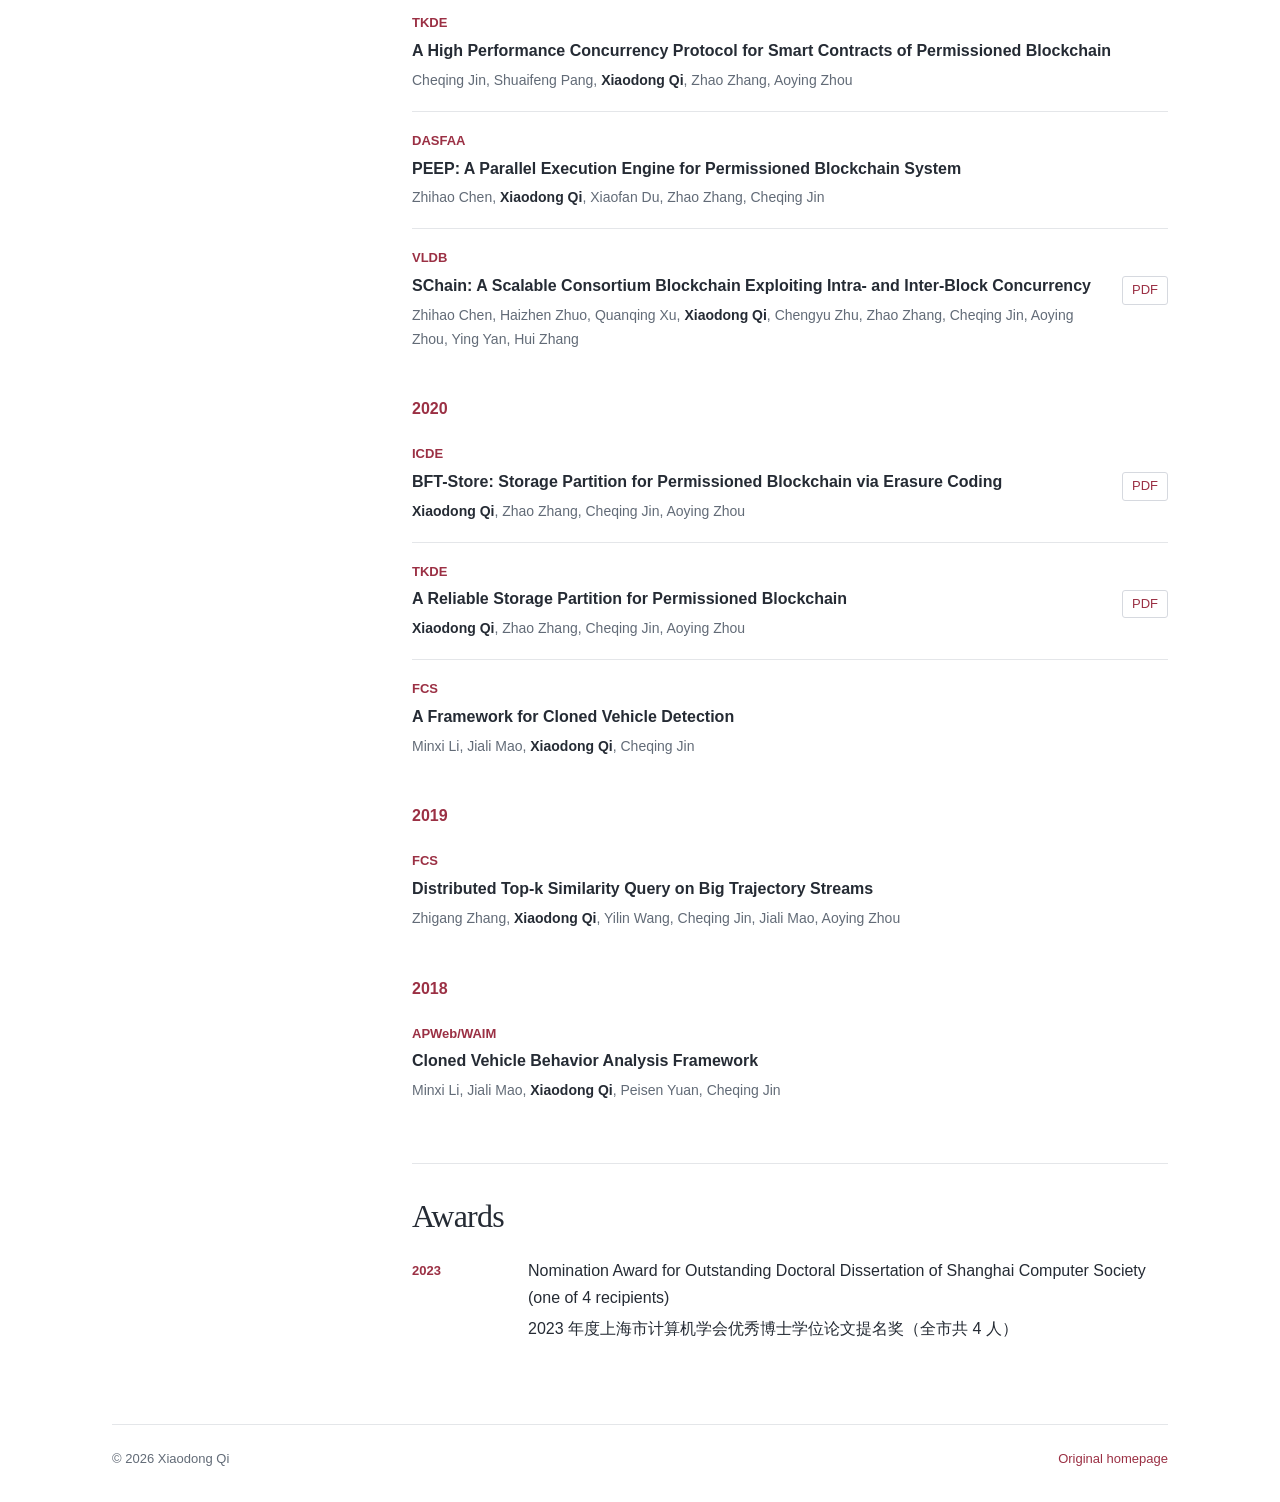
<file: publications/index.html>
<!doctype html>
<html lang="en"><head><meta charset="utf-8"><meta name="viewport" content="width=device-width, initial-scale=1"><meta http-equiv="refresh" content="0; url=../#publications"><title>Xiaodong Qi</title></head><body><p><a href="../#publications">Continue to Xiaodong Qi’s homepage</a></p></body></html>
</file>
<file: styles.css>
:root { --ink:#252b34; --muted:#626b77; --accent:#9b3044; --line:#e4e6e9; --serif:Georgia,"Times New Roman",serif; --sans:-apple-system,BlinkMacSystemFont,"Segoe UI",sans-serif; }
* { box-sizing:border-box; }
html { scroll-behavior:smooth; scroll-padding-top:32px; }
body { margin:0; background:#fff; color:var(--ink); font-family:var(--sans); font-size:1rem; line-height:1.75; -webkit-font-smoothing:antialiased; }
a { color:var(--accent); text-decoration:none; text-underline-offset:4px; }
a:hover { text-decoration:underline; }
a:focus-visible { outline:2px solid var(--accent); outline-offset:5px; }
strong { font-weight:600; }
.skip-link { position:fixed; left:16px; top:-100px; padding:10px 20px; background:white; z-index:20; }
.skip-link:focus { top:12px; }
.site-header { border-top:3px solid var(--accent); border-bottom:1px solid var(--line); }
.header-inner { max-width:1120px; margin:auto; padding:24px 32px; display:flex; justify-content:space-between; align-items:center; gap:24px; }
.header-name { color:var(--ink); font-weight:600; font-size:1rem; }
.header-name span { color:var(--muted); font-size:.875rem; font-weight:400; margin-left:18px; }
.site-header nav { display:flex; gap:32px; font-size:.9375rem; }
.site-header nav a { color:var(--muted); }
.site-header nav a:hover { color:var(--accent); }
.site-frame { display:grid; grid-template-columns:224px minmax(0,1fr); gap:76px; max-width:1120px; margin:0 auto; padding:56px 32px 64px; }
.profile-inner { position:sticky; top:40px; }
.portrait { display:block; width:180px; height:224px; object-fit:cover; object-position:center 42%; border-radius:3px; background:#f4f5f7; }
.profile-copy h1 { margin:25px 0 0; font-family:var(--serif); font-weight:400; font-size:2rem; line-height:1.3; letter-spacing:-.035em; }
.chinese-name { margin:3px 0 22px; font-size:1.125rem; color:var(--muted); letter-spacing:.13em; }
.role { margin:0; font-size:.9375rem; font-weight:600; }
.affiliation { margin:5px 0 23px; font-size:.9375rem; line-height:1.65; color:var(--muted); }
.contact-links { display:grid; gap:4px; font-size:.875rem; overflow-wrap:anywhere; }
.social-list { display:flex; flex-direction:column; align-items:flex-start; gap:6px; border-top:1px solid var(--line); margin-top:22px; padding-top:19px; font-size:.9375rem; }
main { min-width:0; }
main h2 { font-family:var(--serif); font-weight:400; font-size:2rem; letter-spacing:-.025em; line-height:1.25; margin:0 0 22px; }
.eyebrow { margin:0 0 15px; color:var(--accent); font-size:.75rem; font-weight:600; letter-spacing:.12em; line-height:1.6; }
.about-section > p:not(.eyebrow) { margin:0 0 17px; }
.research-interests { margin-top:26px; border-left:2px solid var(--accent); padding-left:20px; }
.research-interests h3 { font-size:1rem; font-weight:600; margin:0 0 7px; }
.research-interests p { margin:0; color:var(--muted); }
.research-interests p + p { margin-top:12px; }
.research-list { list-style:none; padding:0; margin:22px 0 0; display:grid; gap:22px; }
.research-list h4 { margin:0 0 5px; font-size:1rem; line-height:1.5; font-weight:600; }
.research-list .research-evidence { margin-top:6px; font-size:.875rem; color:var(--accent); }
.education-section { margin-top:42px; }
.education-section h2 { padding-bottom:14px; border-bottom:1px solid var(--line); margin-bottom:22px; }
.education-list { list-style:none; margin:0; padding:0; display:grid; gap:24px; }
.education-list li { display:grid; grid-template-columns:116px minmax(0,1fr); gap:20px; align-items:start; }
.institution-entry { display:grid; grid-template-columns:64px minmax(0,1fr); gap:18px; align-items:start; }
.institution-logo { display:block; width:64px; height:64px; object-fit:contain; }
.institution-logo-ntu { height:82px; object-fit:cover; object-position:left; }
.education-years { margin:0; font-variant-numeric:tabular-nums; white-space:nowrap; }
.education-details h3 { margin:0; font-family:var(--serif); font-size:1.1875rem; font-weight:400; line-height:1.5; }
.education-details p { margin:7px 0 0; padding-left:12px; }
.news-section,.publications-section { margin-top:42px; padding-top:32px; border-top:1px solid var(--line); }
.section-heading { display:flex; gap:20px; align-items:baseline; justify-content:space-between; margin-bottom:21px; }
.section-heading h2 { margin:0; }
.section-heading > span,.section-heading > a { font-size:.875rem; }
.section-heading > span { color:var(--muted); }
.news-list { list-style:none; padding:0; margin:0; }
.news-list li { display:grid; grid-template-columns:98px minmax(0,1fr); gap:18px; margin:0 0 17px; }
.news-venue { color:var(--accent); font-weight:600; font-size:.8125rem; padding-top:3px; }
.news-list p { margin:0; font-size:1rem; line-height:1.7; }
.award-copy p + p { margin-top:4px; }
.year-groups > section { margin-top:26px; }
.year-label { font-size:1rem; color:var(--accent); font-weight:600; margin:0 0 2px; }
.publication-list { list-style:none; padding:0; margin:0; }
.publication-list li { display:grid; grid-template-columns:minmax(0,1fr) auto; gap:18px; border-bottom:1px solid var(--line); padding:18px 0; }
.publication-list li:last-child { border-bottom:0; }
.publication-index { display:none; }
.publication-meta { display:flex; gap:9px; color:var(--accent); font-size:.8125rem; font-weight:600; }
.publication-meta span:last-child { display:none; }
.publication-copy h3 { margin:4px 0 5px; font-weight:600; font-size:1rem; line-height:1.55; }
.publication-copy p { margin:0; font-size:.875rem; color:var(--muted); line-height:1.7; }
.publication-copy p strong { color:var(--ink); }
.pdf-link { font-size:.8125rem; align-self:start; margin-top:29px; border:1px solid #d6d9df; border-radius:3px; padding:2px 9px; }
.pdf-link:hover { border-color:var(--accent); background:#faf3f5; text-decoration:none; }
.site-footer { display:flex; justify-content:space-between; gap:20px; max-width:1056px; margin:0 auto; padding:23px 0 32px; border-top:1px solid var(--line); color:var(--muted); font-size:.8125rem; }
@media (max-width:900px) { .site-frame { grid-template-columns:200px minmax(0,1fr); gap:40px; } .header-name span { display:none; } .site-footer { margin-inline:32px; } }
@media (max-width:680px) { .header-inner { padding:18px 22px; gap:12px; } .site-header nav { gap:16px; font-size:.875rem; } .header-name { font-size:.9375rem; } .site-frame { display:block; padding:32px 22px 45px; } .profile-inner { position:static; display:grid; grid-template-columns:112px minmax(0,1fr); gap:24px; align-items:start; padding-bottom:30px; margin-bottom:32px; border-bottom:1px solid var(--line); } .portrait { width:112px; height:145px; } .profile-copy h1 { margin-top:0; font-size:1.65rem; } .chinese-name { font-size:1rem; margin-bottom:13px; } .role,.affiliation { font-size:.875rem; } .affiliation { margin-bottom:13px; } .contact-links { font-size:.875rem; } .social-list { flex-direction:row; flex-wrap:wrap; gap:4px 14px; padding-top:12px; margin-top:14px; font-size:.875rem; } main h2 { font-size:1.8rem; } .news-list li { grid-template-columns:1fr; gap:3px; margin-bottom:20px; } .news-section,.publications-section { margin-top:32px; padding-top:28px; } .site-footer { margin-inline:22px; } }
@media (max-width:380px) { .profile-inner { gap:16px; grid-template-columns:86px minmax(0,1fr); } .portrait { width:86px; height:116px; } .header-inner { flex-wrap:wrap; } }
@media (max-width:680px) { .education-section { margin-top:32px; } .education-list li { grid-template-columns:104px minmax(0,1fr); gap:16px; } .institution-entry { grid-template-columns:52px minmax(0,1fr); gap:14px; } .institution-logo { width:52px; height:52px; } .institution-logo-ntu { height:67px; } .education-details h3 { font-size:1.0625rem; } .education-details p { padding-left:0; } }
@media (max-width:420px) { .education-list li { grid-template-columns:1fr; gap:5px; } .education-years { color:var(--accent); } }
@media (prefers-reduced-motion:reduce) { html { scroll-behavior:auto; } }
</file>
<file: base.css>
/*! tailwindcss v4.2.1 | MIT License | https://tailwindcss.com */
@layer theme{:root,:host{--font-sans:ui-sans-serif, system-ui, sans-serif, "Apple Color Emoji", "Segoe UI Emoji", "Segoe UI Symbol", "Noto Color Emoji";--font-mono:ui-monospace, SFMono-Regular, Menlo, Monaco, Consolas, "Liberation Mono", "Courier New", monospace;--spacing:.25rem;--default-font-family:var(--font-sans);--default-mono-font-family:var(--font-mono)}}@layer base{*,:after,:before,::backdrop{box-sizing:border-box;border:0 solid;margin:0;padding:0}::file-selector-button{box-sizing:border-box;border:0 solid;margin:0;padding:0}html,:host{-webkit-text-size-adjust:100%;tab-size:4;line-height:1.5;font-family:var(--default-font-family,ui-sans-serif, system-ui, sans-serif, "Apple Color Emoji", "Segoe UI Emoji", "Segoe UI Symbol", "Noto Color Emoji");font-feature-settings:var(--default-font-feature-settings,normal);font-variation-settings:var(--default-font-variation-settings,normal);-webkit-tap-highlight-color:transparent}hr{height:0;color:inherit;border-top-width:1px}abbr:where([title]){-webkit-text-decoration:underline dotted;text-decoration:underline dotted}h1,h2,h3,h4,h5,h6{font-size:inherit;font-weight:inherit}a{color:inherit;-webkit-text-decoration:inherit;-webkit-text-decoration:inherit;-webkit-text-decoration:inherit;-webkit-text-decoration:inherit;text-decoration:inherit}b,strong{font-weight:bolder}code,kbd,samp,pre{font-family:var(--default-mono-font-family,ui-monospace, SFMono-Regular, Menlo, Monaco, Consolas, "Liberation Mono", "Courier New", monospace);font-feature-settings:var(--default-mono-font-feature-settings,normal);font-variation-settings:var(--default-mono-font-variation-settings,normal);font-size:1em}small{font-size:80%}sub,sup{vertical-align:baseline;font-size:75%;line-height:0;position:relative}sub{bottom:-.25em}sup{top:-.5em}table{text-indent:0;border-color:inherit;border-collapse:collapse}:-moz-focusring{outline:auto}progress{vertical-align:baseline}summary{display:list-item}ol,ul,menu{list-style:none}img,svg,video,canvas,audio,iframe,embed,object{vertical-align:middle;display:block}img,video{max-width:100%;height:auto}button,input,select,optgroup,textarea{font:inherit;font-feature-settings:inherit;font-variation-settings:inherit;letter-spacing:inherit;color:inherit;opacity:1;background-color:#0000;border-radius:0}::file-selector-button{font:inherit;font-feature-settings:inherit;font-variation-settings:inherit;letter-spacing:inherit;color:inherit;opacity:1;background-color:#0000;border-radius:0}:where(select:is([multiple],[size])) optgroup{font-weight:bolder}:where(select:is([multiple],[size])) optgroup option{padding-inline-start:20px}::file-selector-button{margin-inline-end:4px}::placeholder{opacity:1}@supports (not ((-webkit-appearance:-apple-pay-button))) or (contain-intrinsic-size:1px){::placeholder{color:currentColor}@supports (color:color-mix(in lab, red, red)){::placeholder{color:color-mix(in oklab, currentcolor 50%, transparent)}}}textarea{resize:vertical}::-webkit-search-decoration{-webkit-appearance:none}::-webkit-date-and-time-value{min-height:1lh;text-align:inherit}::-webkit-datetime-edit{display:inline-flex}::-webkit-datetime-edit-fields-wrapper{padding:0}::-webkit-datetime-edit{padding-block:0}::-webkit-datetime-edit-year-field{padding-block:0}::-webkit-datetime-edit-month-field{padding-block:0}::-webkit-datetime-edit-day-field{padding-block:0}::-webkit-datetime-edit-hour-field{padding-block:0}::-webkit-datetime-edit-minute-field{padding-block:0}::-webkit-datetime-edit-second-field{padding-block:0}::-webkit-datetime-edit-millisecond-field{padding-block:0}::-webkit-datetime-edit-meridiem-field{padding-block:0}::-webkit-calendar-picker-indicator{line-height:1}:-moz-ui-invalid{box-shadow:none}button,input:where([type=button],[type=reset],[type=submit]){appearance:button}::file-selector-button{appearance:button}::-webkit-inner-spin-button{height:auto}::-webkit-outer-spin-button{height:auto}[hidden]:where(:not([hidden=until-found])){display:none!important}}@layer components;@layer utilities{.relative{position:relative}.start{inset-inline-start:var(--spacing)}.table{display:table}}
</file>
